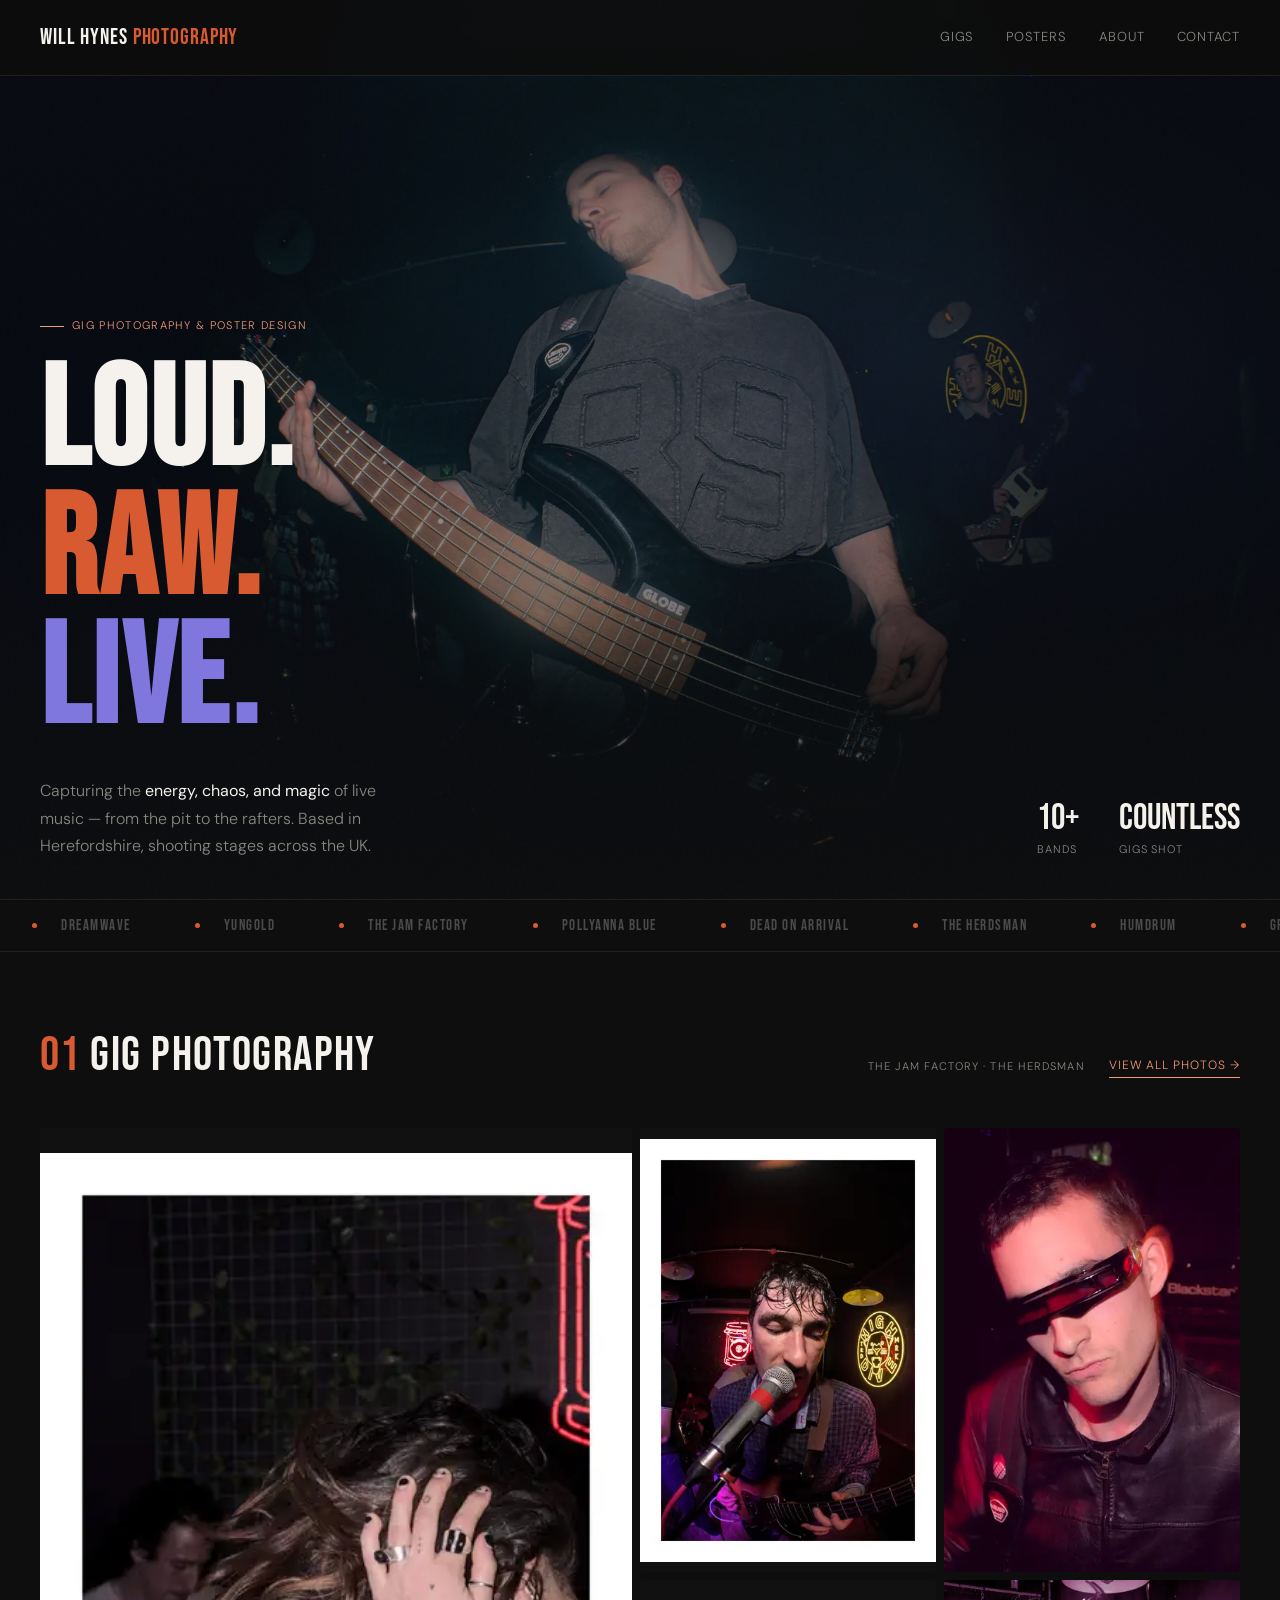
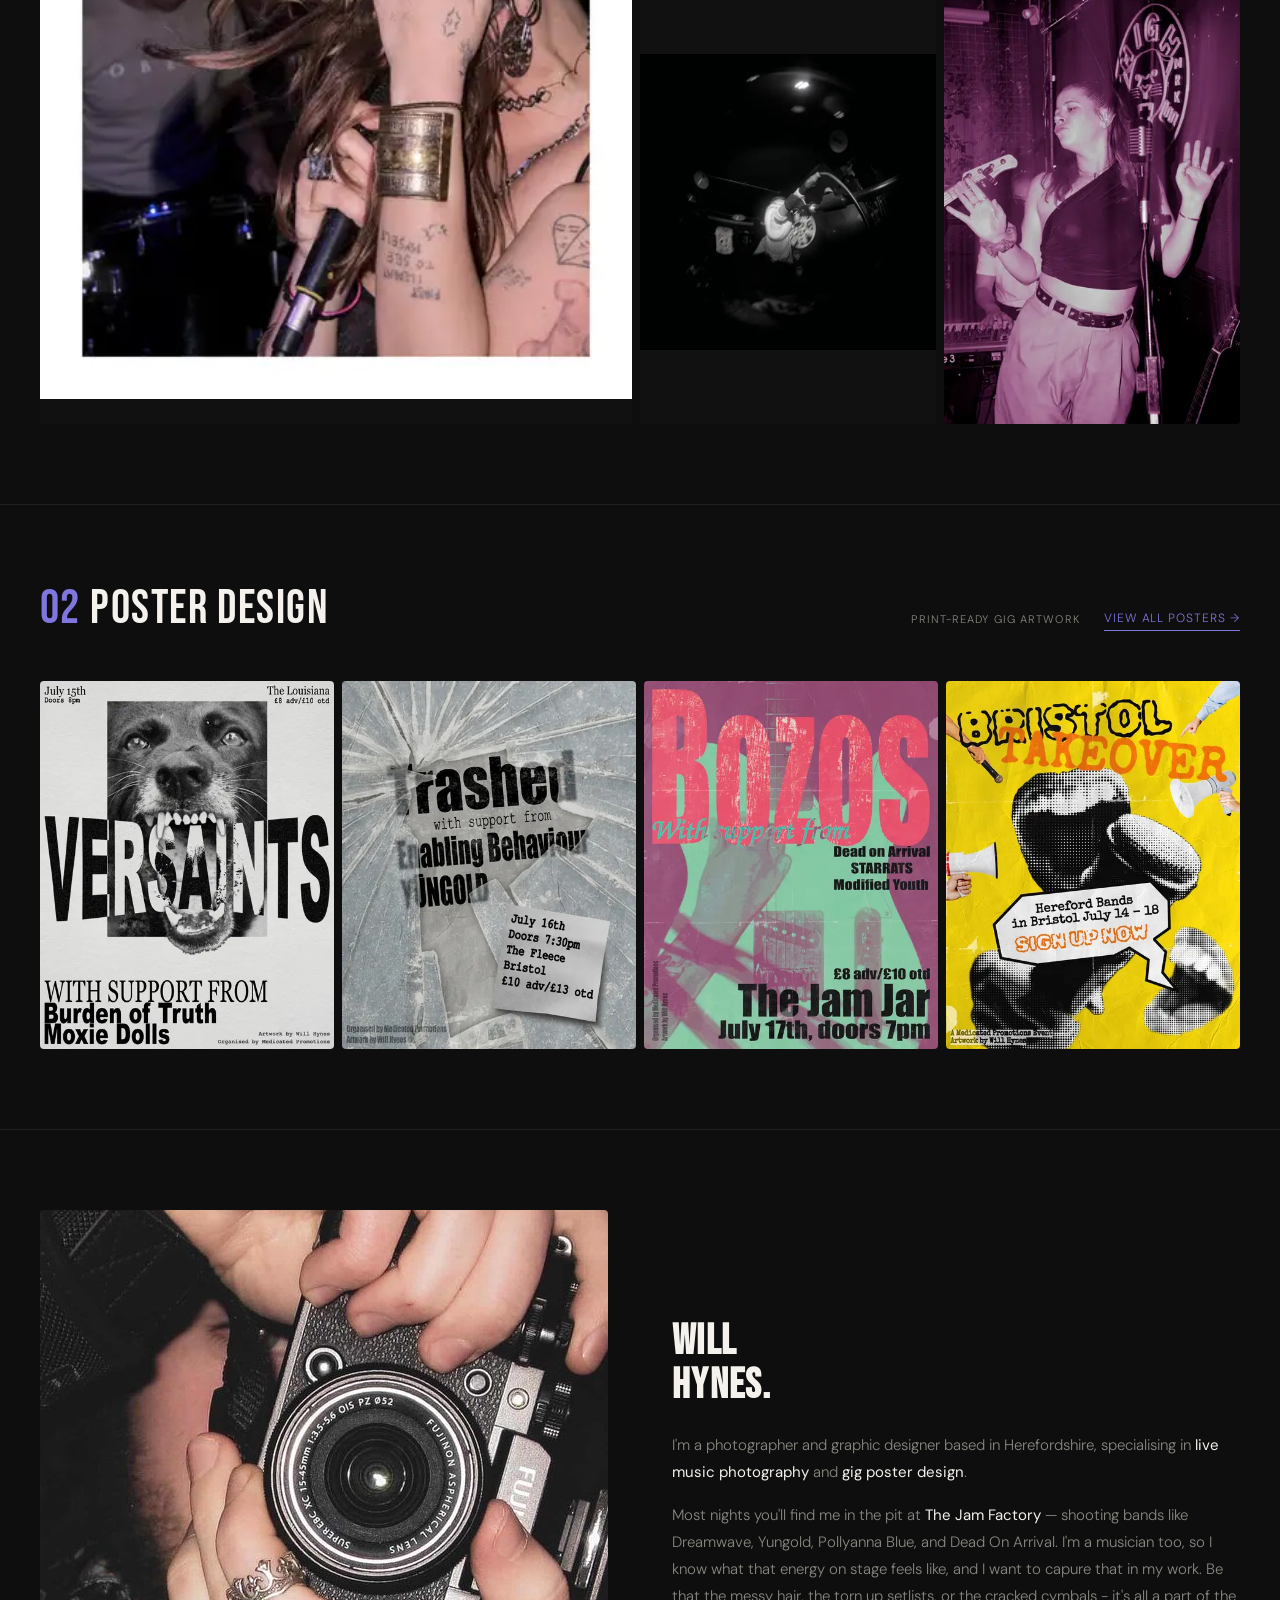
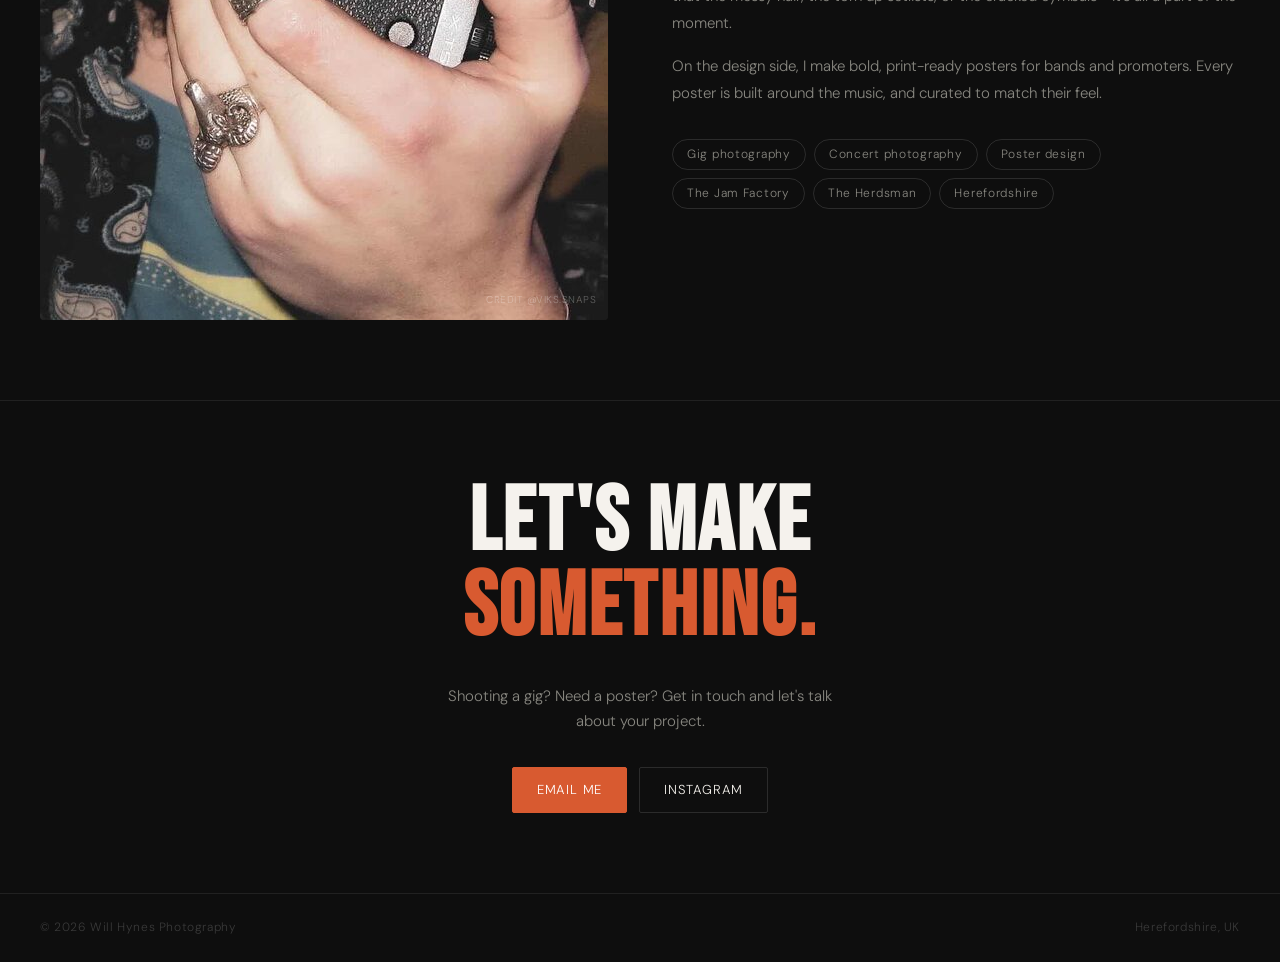
<file: index.html>
<!doctype html>
<html lang="en">
  <head>
    <meta charset="UTF-8" />
    <meta name="viewport" content="width=device-width, initial-scale=1.0" />
    <title>Will Hynes Photography</title>
    <link rel="preconnect" href="https://fonts.googleapis.com" />
    <link rel="preconnect" href="https://fonts.gstatic.com" crossorigin />
    <link
      href="https://fonts.googleapis.com/css2?family=Bebas+Neue&family=DM+Sans:ital,wght@0,300;0,400;0,500;1,300&display=swap"
      rel="stylesheet"
    />
    <link rel="preload" href="site_data.json" as="fetch" crossorigin />
    <script src="js/main.js"></script>
    <script src="js/lightbox.js"></script>
    <style>
      *,
      *::before,
      *::after {
        box-sizing: border-box;
        margin: 0;
        padding: 0;
      }

      :root {
        --coral: #d85a30;
        --coral-light: #f0997b;
        --coral-pale: #faece7;
        --purple: #7f77dd;
        --purple-deep: #3c3489;
        --purple-pale: #eeedfe;
        --off-black: #0e0e0e;
        --off-white: #f5f2ed;
        --mid: #888780;
        --font-display: "Bebas Neue", sans-serif;
        --font-body: "DM Sans", sans-serif;
      }

      html {
        scroll-behavior: smooth;
      }

      body {
        background: var(--off-black);
        color: var(--off-white);
        font-family: var(--font-body);
        font-weight: 300;
        line-height: 1.6;
        overflow-x: hidden;
      }

      /* ── NAV ── */
      nav {
        position: fixed;
        top: 0;
        left: 0;
        right: 0;
        z-index: 100;
        display: flex;
        align-items: center;
        justify-content: space-between;
        padding: 1.25rem 2.5rem;
        border-bottom: 0.5px solid rgba(255, 255, 255, 0.08);
        background: rgba(14, 14, 14, 0.85);
        backdrop-filter: blur(12px);
      }
      .nav-logo {
        font-family: var(--font-display);
        font-size: 22px;
        letter-spacing: 0.04em;
        color: var(--off-white);
        text-decoration: none;
      }
      .nav-logo span {
        color: var(--coral);
      }
      .nav-links {
        display: flex;
        gap: 2rem;
      }
      .nav-links a {
        font-size: 13px;
        color: var(--mid);
        text-decoration: none;
        letter-spacing: 0.06em;
        text-transform: uppercase;
        transition: color 0.2s;
      }
      .nav-links a:hover {
        color: var(--off-white);
      }
      /* ── HERO ── */
      .hero {
        min-height: 100vh;
        display: flex;
        flex-direction: column;
        justify-content: flex-end;
        padding: 2.5rem;
        padding-top: 100px;
        position: relative;
        overflow: hidden;
        border-bottom: 0.5px solid rgba(255, 255, 255, 0.08);
      }

      /* ── HERO SLIDESHOW ── */
      .hero-bg {
        position: absolute;
        inset: 0;
        overflow: hidden;
      }
      .hero-slide {
        position: absolute;
        inset: 0;
        background-size: cover;
        background-position: center;
        opacity: 0;
        transition: opacity 1.2s ease;
      }
      .hero-slide.active {
        opacity: 1;
      }
      /* dark overlay so text stays readable */
      .hero-slide::after {
        content: "";
        position: absolute;
        inset: 0;
        background:
          linear-gradient(
            to top,
            rgba(14, 14, 14, 0.85) 0%,
            rgba(14, 14, 14, 0.4) 50%,
            rgba(14, 14, 14, 0.55) 100%
          ),
          radial-gradient(
            ellipse 60% 50% at 70% 40%,
            rgba(127, 119, 221, 0.12) 0%,
            transparent 70%
          );
      }
      /* grain */
      .hero-grain {
        position: absolute;
        inset: 0;
        z-index: 1;
        pointer-events: none;
        background-image: url("data:image/svg+xml,%3Csvg viewBox='0 0 256 256' xmlns='http://www.w3.org/2000/svg'%3E%3Cfilter id='noise'%3E%3CfeTurbulence type='fractalNoise' baseFrequency='0.9' numOctaves='4' stitchTiles='stitch'/%3E%3C/filter%3E%3Crect width='100%25' height='100%25' filter='url(%23noise)' opacity='0.04'/%3E%3C/svg%3E");
        opacity: 0.35;
      }
      /* fallback if no images found */
      .hero-bg-fallback {
        position: absolute;
        inset: 0;
        background:
          radial-gradient(
            ellipse 60% 50% at 70% 40%,
            rgba(127, 119, 221, 0.18) 0%,
            transparent 70%
          ),
          radial-gradient(
            ellipse 40% 60% at 20% 80%,
            rgba(216, 90, 48, 0.12) 0%,
            transparent 60%
          ),
          var(--off-black);
      }

      .hero-content {
        position: relative;
        z-index: 2;
      }

      .hero-tag {
        display: inline-flex;
        align-items: center;
        gap: 8px;
        font-size: 11px;
        letter-spacing: 0.12em;
        text-transform: uppercase;
        color: var(--coral-light);
        margin-bottom: 1.5rem;
      }
      .hero-tag::before {
        content: "";
        display: block;
        width: 24px;
        height: 1px;
        background: var(--coral-light);
      }

      h1 {
        font-family: var(--font-display);
        font-size: clamp(72px, 12vw, 140px);
        line-height: 0.92;
        letter-spacing: 0.02em;
        margin-bottom: 2rem;
      }
      h1 .accent {
        color: var(--coral);
      }
      h1 .accent-purple {
        color: var(--purple);
      }

      .hero-bottom {
        display: flex;
        align-items: flex-end;
        justify-content: space-between;
        gap: 2rem;
        flex-wrap: wrap;
      }
      .hero-desc {
        font-size: 16px;
        color: var(--mid);
        max-width: 380px;
        line-height: 1.7;
      }
      .hero-desc strong {
        color: var(--off-white);
        font-weight: 400;
      }

      .hero-stats {
        display: flex;
        gap: 2.5rem;
      }
      .stat-num {
        font-family: var(--font-display);
        font-size: 36px;
        color: var(--off-white);
        line-height: 1;
      }
      .stat-label {
        font-size: 11px;
        color: var(--mid);
        letter-spacing: 0.08em;
        text-transform: uppercase;
        margin-top: 4px;
      }

      .scroll-hint {
        position: absolute;
        bottom: 2rem;
        right: 2.5rem;
        font-size: 11px;
        letter-spacing: 0.1em;
        text-transform: uppercase;
        color: rgba(255, 255, 255, 0.2);
        writing-mode: vertical-rl;
        z-index: 2;
      }

      /* ── BANDS TICKER ── */
      .ticker {
        border-bottom: 0.5px solid rgba(255, 255, 255, 0.08);
        overflow: hidden;
        padding: 0.85rem 0;
        background: var(--off-black);
      }
      .ticker-track {
        display: flex;
        gap: 0;
        animation: ticker 20s linear infinite;
        width: max-content;
      }
      .ticker-track:hover {
        animation-play-state: paused;
      }
      .ticker-item {
        display: inline-flex;
        align-items: center;
        gap: 1.5rem;
        padding: 0 2rem;
        font-family: var(--font-display);
        font-size: 15px;
        letter-spacing: 0.1em;
        color: rgba(255, 255, 255, 0.25);
        white-space: nowrap;
      }
      .ticker-dot {
        width: 5px;
        height: 5px;
        border-radius: 50%;
        background: var(--coral);
        flex-shrink: 0;
      }
      @keyframes ticker {
        0% {
          transform: translateX(0);
        }
        100% {
          transform: translateX(-50%);
        }
      }

      /* ── SECTION SHARED ── */
      section {
        padding: 5rem 2.5rem;
        border-bottom: 0.5px solid rgba(255, 255, 255, 0.08);
      }
      .section-header {
        display: flex;
        align-items: baseline;
        justify-content: space-between;
        margin-bottom: 3rem;
        flex-wrap: wrap;
        gap: 1rem;
      }
      .section-title {
        font-family: var(--font-display);
        font-size: 48px;
        letter-spacing: 0.03em;
        line-height: 1;
      }
      .section-title .coral {
        color: var(--coral);
      }
      .section-title .purple {
        color: var(--purple);
      }
      .section-index {
        font-size: 11px;
        color: var(--mid);
        letter-spacing: 0.1em;
        text-transform: uppercase;
      }

      /* ── PHOTOGRAPHY ── */
      .photo-grid {
        display: grid;
        grid-template-columns: 2fr 1fr 1fr;
        grid-template-rows: auto auto;
        gap: 8px;
      }
      .photo-item {
        background: #1a1a1a;
        border-radius: 4px;
        overflow: hidden;
        position: relative;
      }
      .photo-item.featured {
        grid-row: span 2;
      }
      .photo-fill {
        width: 100%;
        height: 100%;
        min-height: 160px;
        display: flex;
        flex-direction: column;
        align-items: center;
        justify-content: center;
        gap: 10px;
      }
      .photo-fill.tall {
        min-height: 340px;
      }
      .photo-icon {
        width: 32px;
        height: 32px;
        opacity: 0.25;
      }
      .photo-fill span {
        font-size: 11px;
        color: rgba(255, 255, 255, 0.2);
        letter-spacing: 0.08em;
        text-transform: uppercase;
      }
      .photo-overlay {
        position: absolute;
        inset: 0;
        background: linear-gradient(
          to top,
          rgba(14, 14, 14, 0.8) 0%,
          transparent 50%
        );
        display: flex;
        flex-direction: column;
        justify-content: flex-end;
        padding: 1rem;
        opacity: 0;
        transition: opacity 0.25s;
      }
      .photo-item:hover .photo-overlay {
        opacity: 1;
      }
      .photo-overlay-title {
        font-size: 14px;
        font-weight: 500;
      }
      .photo-overlay-sub {
        font-size: 12px;
        color: var(--mid);
      }

      /* Tinted placeholder backgrounds */
      .tint-a {
        background: #1a1016;
      }
      .tint-b {
        background: #0f1020;
      }
      .tint-c {
        background: #141410;
      }
      .tint-d {
        background: #1a1412;
      }
      .tint-e {
        background: #0e1318;
      }

      /* ── POSTERS ── */
      .poster-grid {
        display: grid;
        grid-template-columns: repeat(4, 1fr);
        gap: 8px;
      }
      .poster-item {
        border-radius: 4px;
        overflow: hidden;
        position: relative;
        cursor: pointer;
      }
      .poster-fill {
        aspect-ratio: 4/5;
        display: flex;
        flex-direction: column;
        align-items: center;
        justify-content: center;
        gap: 8px;
        position: relative;
      }
      .poster-inner {
        text-align: center;
        z-index: 1;
        position: relative;
      }
      .poster-band {
        font-family: var(--font-display);
        font-size: 20px;
        letter-spacing: 0.06em;
        line-height: 1.1;
      }
      .poster-venue {
        font-size: 10px;
        letter-spacing: 0.1em;
        text-transform: uppercase;
        margin-top: 6px;
        opacity: 0.6;
      }
      .poster-date {
        font-size: 11px;
        margin-top: 4px;
        opacity: 0.45;
      }
      .poster-lines {
        position: absolute;
        inset: 0;
        display: flex;
        flex-direction: column;
        justify-content: space-between;
        padding: 12px;
        opacity: 0.07;
      }
      .h-line {
        height: 0.5px;
        background: currentColor;
      }

      /* ── ABOUT ── */
      .about-inner {
        display: grid;
        grid-template-columns: 1fr 1fr;
        gap: 4rem;
        align-items: center;
      }
      .about-visual {
        aspect-ratio: 4/5;
        background: #1a1a1a;
        border-radius: 4px;
        display: flex;
        align-items: center;
        justify-content: center;
        position: relative;
        overflow: hidden;
      }
      .about-visual::before {
        content: "";
        position: absolute;
        inset: 0;
        background: radial-gradient(
          ellipse at 30% 60%,
          rgba(127, 119, 221, 0.15),
          transparent 60%
        );
      }
      .about-placeholder {
        font-size: 12px;
        color: rgba(255, 255, 255, 0.15);
        letter-spacing: 0.1em;
        text-transform: uppercase;
        position: relative;
        z-index: 1;
      }
      .photo-credit {
        position: absolute;
        bottom: 12px;
        right: 12px;
        font-size: 10px;
        color: rgba(255, 255, 255, 0.3);
        letter-spacing: 0.05em;
        text-transform: uppercase;
        z-index: 2;
      }
      .about-text h2 {
        font-family: var(--font-display);
        font-size: 42px;
        line-height: 1.05;
        margin-bottom: 1.5rem;
        letter-spacing: 0.03em;
      }
      .about-text p {
        font-size: 15px;
        color: var(--mid);
        line-height: 1.8;
        margin-bottom: 1rem;
      }
      .about-text p strong {
        color: var(--off-white);
        font-weight: 400;
      }
      .tags {
        display: flex;
        gap: 8px;
        flex-wrap: wrap;
        margin-top: 2rem;
      }
      .tag {
        font-size: 12px;
        letter-spacing: 0.06em;
        padding: 5px 14px;
        border: 0.5px solid rgba(255, 255, 255, 0.12);
        border-radius: 999px;
        color: var(--mid);
      }

      /* ── CONTACT ── */
      .contact-inner {
        display: flex;
        flex-direction: column;
        align-items: center;
        text-align: center;
        gap: 2rem;
      }
      .contact-inner h2 {
        font-family: var(--font-display);
        font-size: clamp(48px, 8vw, 90px);
        letter-spacing: 0.03em;
        line-height: 0.95;
      }
      .contact-inner h2 span {
        color: var(--coral);
      }
      .contact-sub {
        font-size: 15px;
        color: var(--mid);
        max-width: 400px;
        line-height: 1.7;
      }
      .contact-links {
        display: flex;
        gap: 12px;
        flex-wrap: wrap;
        justify-content: center;
      }
      .contact-link {
        display: inline-flex;
        align-items: center;
        gap: 8px;
        padding: 12px 24px;
        border: 0.5px solid rgba(255, 255, 255, 0.12);
        border-radius: 2px;
        font-size: 13px;
        color: var(--off-white);
        text-decoration: none;
        letter-spacing: 0.06em;
        text-transform: uppercase;
        transition:
          border-color 0.2s,
          color 0.2s;
      }
      .contact-link:hover {
        border-color: var(--coral);
        color: var(--coral);
      }
      .contact-link.primary {
        background: var(--coral);
        border-color: var(--coral);
        color: #fff;
      }
      .contact-link.primary:hover {
        background: #c04e26;
        border-color: #c04e26;
        color: #fff;
      }

      /* ── FOOTER ── */
      footer {
        padding: 1.5rem 2.5rem;
        display: flex;
        align-items: center;
        justify-content: space-between;
        font-size: 12px;
        color: rgba(255, 255, 255, 0.18);
        letter-spacing: 0.05em;
        flex-wrap: wrap;
        gap: 0.5rem;
      }

      /* ── ANIMATIONS ── */
      .fade-up {
        opacity: 0;
        transform: translateY(24px);
        transition:
          opacity 0.7s ease,
          transform 0.7s ease;
      }
      .fade-up.visible {
        opacity: 1;
        transform: translateY(0);
      }

      @media (max-width: 700px) {
        .photo-grid {
          grid-template-columns: 1fr;
        }
        .poster-grid {
          grid-template-columns: repeat(2, 1fr);
        }
        .about-inner {
          grid-template-columns: 1fr;
        }
        .photo-item.featured {
          grid-row: span 1;
        }
        nav {
          padding: 1rem 1.25rem;
        }
        .nav-links {
          gap: 1.25rem;
        }
        section {
          padding: 3.5rem 1.25rem;
        }
        .hero {
          padding: 1.25rem;
          padding-top: 80px;
        }
        h1 {
          font-size: 64px;
        }
      }
    </style>
  </head>
  <body>
    <!-- NAV -->
    <nav>
      <a href="#" class="nav-logo">Will Hynes <span>Photography</span></a>
      <div class="nav-links">
        <a href="#photography">Gigs</a>
        <a href="will_hynes_posters.html">Posters</a>
        <a href="#about">About</a>
        <a href="#contact">Contact</a>
      </div>
    </nav>

    <!-- HERO -->
    <div class="hero">
      <div class="hero-bg">
        <div class="hero-bg-fallback"></div>
        <!-- slides injected by JS from media/ folder -->
        <div class="hero-grain"></div>
      </div>
      <div class="hero-content">
        <div class="hero-tag">Gig photography & poster design</div>
        <h1>
          LOUD.<br />
          <span class="accent">RAW.</span><br />
          <span class="accent-purple">LIVE.</span>
        </h1>
        <div class="hero-bottom">
          <p class="hero-desc">
            Capturing the <strong>energy, chaos, and magic</strong> of live
            music — from the pit to the rafters. Based in Herefordshire,
            shooting stages across the UK.
          </p>
          <div class="hero-stats">
            <div>
              <div class="stat-num">10+</div>
              <div class="stat-label">Bands</div>
            </div>
            <div>
              <div class="stat-num">Countless</div>
              <div class="stat-label">Gigs shot</div>
            </div>
          </div>
        </div>
      </div>
    </div>

    <!-- TICKER -->
    <div class="ticker">
      <div class="ticker-track">
        <span class="ticker-item"
          ><span class="ticker-dot"></span>Dreamwave</span
        >
        <span class="ticker-item"><span class="ticker-dot"></span>Yungold</span>
        <span class="ticker-item"
          ><span class="ticker-dot"></span>The Jam Factory</span
        >
        <span class="ticker-item"
          ><span class="ticker-dot"></span>Pollyanna Blue</span
        >
        <span class="ticker-item"
          ><span class="ticker-dot"></span>Dead On Arrival</span
        >
        <span class="ticker-item"
          ><span class="ticker-dot"></span>The Herdsman</span
        >
        <span class="ticker-item"><span class="ticker-dot"></span>Humdrum</span>
        <span class="ticker-item"
          ><span class="ticker-dot"></span>Gray Space</span
        >
        <span class="ticker-item"><span class="ticker-dot"></span>Lumora</span>
        <span class="ticker-item"
          ><span class="ticker-dot"></span>The Makings</span
        >
        <span class="ticker-item"><span class="ticker-dot"></span>Since</span>
        <span class="ticker-item"
          ><span class="ticker-dot"></span>Versaints</span
        >
        <span class="ticker-item"
          ><span class="ticker-dot"></span>Dreamwave</span
        >
        <span class="ticker-item"><span class="ticker-dot"></span>Yungold</span>
        <span class="ticker-item"
          ><span class="ticker-dot"></span>The Jam Factory</span
        >
        <span class="ticker-item"
          ><span class="ticker-dot"></span>Pollyanna Blue</span
        >
        <span class="ticker-item"
          ><span class="ticker-dot"></span>Dead On Arrival</span
        >
        <span class="ticker-item"
          ><span class="ticker-dot"></span>The Herdsman</span
        >
        <span class="ticker-item"><span class="ticker-dot"></span>Humdrum</span>
        <span class="ticker-item"
          ><span class="ticker-dot"></span>Gray Space</span
        >
        <span class="ticker-item"><span class="ticker-dot"></span>Lumora</span>
        <span class="ticker-item"
          ><span class="ticker-dot"></span>The Makings</span
        >
        <span class="ticker-item"><span class="ticker-dot"></span>Since</span>
        <span class="ticker-item"
          ><span class="ticker-dot"></span>Versaints</span
        >
      </div>
    </div>

    <!-- PHOTOGRAPHY -->
    <section id="photography" class="fade-up">
      <div class="section-header">
        <div class="section-title">
          <span class="coral">01</span> Gig photography
        </div>
        <div
          style="
            display: flex;
            align-items: center;
            gap: 1.5rem;
            flex-wrap: wrap;
          "
        >
          <div class="section-index">The Jam Factory · The Herdsman</div>
          <a
            href="will_hynes_gallery.html"
            style="
              font-size: 12px;
              letter-spacing: 0.08em;
              text-transform: uppercase;
              color: var(--coral-light);
              text-decoration: none;
              border-bottom: 0.5px solid var(--coral-light);
              padding-bottom: 1px;
            "
            >View all photos →</a
          >
        </div>
      </div>
      <div id="featured-photo-grid" class="photo-grid">
        <!-- Dynamically populated -->
      </div>
    </section>

    <!-- POSTERS -->
    <section id="posters" class="fade-up">
      <div class="section-header">
        <div class="section-title">
          <span class="purple">02</span> Poster design
        </div>
        <div
          style="
            display: flex;
            align-items: center;
            gap: 1.5rem;
            flex-wrap: wrap;
          "
        >
          <div class="section-index">Print-ready gig artwork</div>
          <a
            href="will_hynes_posters.html"
            style="
              font-size: 12px;
              letter-spacing: 0.08em;
              text-transform: uppercase;
              color: var(--purple);
              text-decoration: none;
              border-bottom: 0.5px solid var(--purple);
              padding-bottom: 1px;
            "
            >View all posters →</a
          >
        </div>
      </div>
      <div id="featured-poster-grid" class="poster-grid">
        <!-- Dynamically populated -->
      </div>
    </section>

    <!-- ABOUT -->
    <section id="about" class="fade-up">
      <div class="about-inner">
        <div class="about-visual">
          <div class="about-placeholder">
            <img
              src="media/optimized/pfp.jpg"
              alt="figure holding camera in infront of face, pointed at viewer"
            />
          </div>
          <div class="photo-credit">Credit @viks.snaps</div>
        </div>
        <div class="about-text">
          <h2>WILL<br />HYNES.</h2>
          <p>
            I'm a photographer and graphic designer based in Herefordshire,
            specialising in <strong>live music photography</strong> and
            <strong>gig poster design</strong>.
          </p>
          <p>
            Most nights you'll find me in the pit at
            <strong>The Jam Factory</strong> — shooting bands like Dreamwave,
            Yungold, Pollyanna Blue, and Dead On Arrival. I'm a musician too, so
            I know what that energy on stage feels like, and I want to capure
            that in my work. Be that the messy hair, the torn up setlists, or
            the cracked cymbals - it's all a part of the moment.
          </p>
          <p>
            On the design side, I make bold, print-ready posters for bands and
            promoters. Every poster is built around the music, and curated to
            match their feel.
          </p>
          <div class="tags">
            <span class="tag">Gig photography</span>
            <span class="tag">Concert photography</span>
            <span class="tag">Poster design</span>
            <span class="tag">The Jam Factory</span>
            <span class="tag">The Herdsman</span>
            <span class="tag">Herefordshire</span>
          </div>
        </div>
      </div>
    </section>

    <!-- CONTACT -->
    <section id="contact" class="fade-up">
      <div class="contact-inner">
        <h2>LET'S MAKE<br /><span>SOMETHING.</span></h2>
        <p class="contact-sub">
          Shooting a gig? Need a poster? Get in touch and let's talk about your
          project.
        </p>
        <div class="contact-links">
          <a class="contact-link primary" href="mailto:will@willhynes.com"
            >Email me</a
          >
          <a
            class="contact-link"
            href="https://instagram.com/will_hynes01"
            target="_blank"
            >Instagram</a
          >
        </div>
      </div>
    </section>

    <!-- FOOTER -->
    <footer>
      <span>© 2026 Will Hynes Photography</span>
      <span>Herefordshire, UK</span>
    </footer>

    <script>
      async function initHome() {
        const data = await portfolio.fetchSiteData();

        // ── FADE-IN OBSERVER ──
        portfolio.initFadeObserver();

        // ── HERO SLIDESHOW ──
        const heroImages = data ? data.heroImages : [];
        const heroBg = document.querySelector(".hero-bg");
        const grain = heroBg.querySelector(".hero-grain");
        let slides = [];
        let currentSlide = 0;
        let slideshowTimer = null;

        function buildSlideshow(images) {
          heroBg.querySelectorAll(".hero-slide").forEach((s) => s.remove());
          slides = [];
          if (!images.length) return;
          const shuffled = [...images].sort(() => Math.random() - 0.5);
          shuffled.forEach((src, i) => {
            const div = document.createElement("div");
            div.className = "hero-slide" + (i === 0 ? " active" : "");
            // Use optimized version for hero
            const optimizedSrc = portfolio.getOptimizedPath(src);
            div.style.backgroundImage = `url('${optimizedSrc}')`;
            heroBg.insertBefore(div, grain);
            slides.push(div);
          });
          currentSlide = 0;
          if (slideshowTimer) clearInterval(slideshowTimer);
          if (slides.length > 1) slideshowTimer = setInterval(nextSlide, 5000);
        }

        function nextSlide() {
          slides[currentSlide].classList.remove("active");
          currentSlide = (currentSlide + 1) % slides.length;
          slides[currentSlide].classList.add("active");
        }

        function filterLoadableImages(paths) {
          return Promise.all(
            paths.map(
              (p) =>
                new Promise((res) => {
                  const img = new Image();
                  const testSrc = portfolio.getOptimizedPath(p);
                  img.onload = () => res(p);
                  img.onerror = () => res(null);
                  img.src = testSrc;
                }),
            ),
          ).then((results) => results.filter(Boolean));
        }

        if (heroImages.length) {
          filterLoadableImages(heroImages).then((loaded) =>
            buildSlideshow(loaded),
          );
        }

        // ── DYNAMIC FEATURED GRIDS ──
        if (data) {
          // 1. Featured Photography (Random selection of 5 photos from across all bands)
          const photoGrid = document.getElementById("featured-photo-grid");
          const allPhotos = data.bands.flatMap((b) =>
            b.photos
              .filter((p) => p.src)
              .map((p) => ({ ...p, band: b.name, venue: b.venue })),
          );

          // Shuffle and take 5
          const featuredPhotos = allPhotos
            .sort(() => 0.5 - Math.random())
            .slice(0, 5);

          photoGrid.innerHTML = featuredPhotos
            .map(
              (p, idx) => `
        <div class="photo-item ${idx === 0 ? "featured" : ""}" onclick="openFeaturedLightbox(${idx})">
          <div class="photo-fill ${p.orientation === "portrait" ? "tall" : ""}">
            <img src="${portfolio.getThumbnailPath(p.src)}" alt="${p.band} live" loading="lazy" decoding="async" style="width:100%; height:100%; object-fit:contain; background:#111; display:block;">
          </div>
          <div class="photo-overlay">
            <div class="photo-overlay-title">${p.band}</div>
            <div class="photo-overlay-sub">${p.venue || "Live"}</div>
          </div>
        </div>
      `,
            )
            .join("");

          window.openFeaturedLightbox = (idx) => {
            const group = featuredPhotos.map((p) => ({
              src: portfolio.getOptimizedPath(p.src),
              title: `${p.band} · ${p.venue || "Live"}`,
            }));
            Lightbox.show(idx, group);
          };

          // 2. Featured Posters (Grab first 4)
          const posterGrid = document.getElementById("featured-poster-grid");
          const featuredPosters = data.posters.slice(0, 4);

          posterGrid.innerHTML = featuredPosters
            .map(
              (p, idx) => `
        <div class="poster-item" onclick="openPosterLightbox(${idx})">
          <div class="poster-fill" style="background: ${p.colorConfig?.bg || "#141414"}; color: ${p.colorConfig?.color || "#888"};">
            ${
              p.imagePath
                ? `<img src="${portfolio.getThumbnailPath(p.imagePath)}" alt="${p.title}" loading="lazy" decoding="async" style="width:100%; height:100%; object-fit:cover; display:block;">`
                : `
              <div class="poster-lines">
                <div class="h-line"></div><div class="h-line"></div><div class="h-line"></div>
                <div class="h-line"></div><div class="h-line"></div><div class="h-line"></div>
                <div class="h-line"></div><div class="h-line"></div>
              </div>
              <div class="poster-inner">
                <div class="poster-band">${p.band.replace(" ", "<br>")}</div>
                <div class="poster-venue">${p.venue}</div>
                <div class="poster-date">${p.date}</div>
              </div>
            `
            }
          </div>
        </div>
      `,
            )
            .join("");

          window.openPosterLightbox = (idx) => {
            const group = featuredPosters
              .filter((p) => p.imagePath)
              .map((p) => ({
                src: portfolio.getOptimizedPath(p.imagePath),
                title: `${p.title} · ${p.venue}`,
              }));
            const clickedPoster = featuredPosters[idx];
            const actualIdx = group.findIndex(
              (img) =>
                img.src === portfolio.getOptimizedPath(clickedPoster.imagePath),
            );
            if (actualIdx !== -1) Lightbox.show(actualIdx, group);
          };
        }
      }

      initHome();
    </script>
  </body>
</html>
</file>
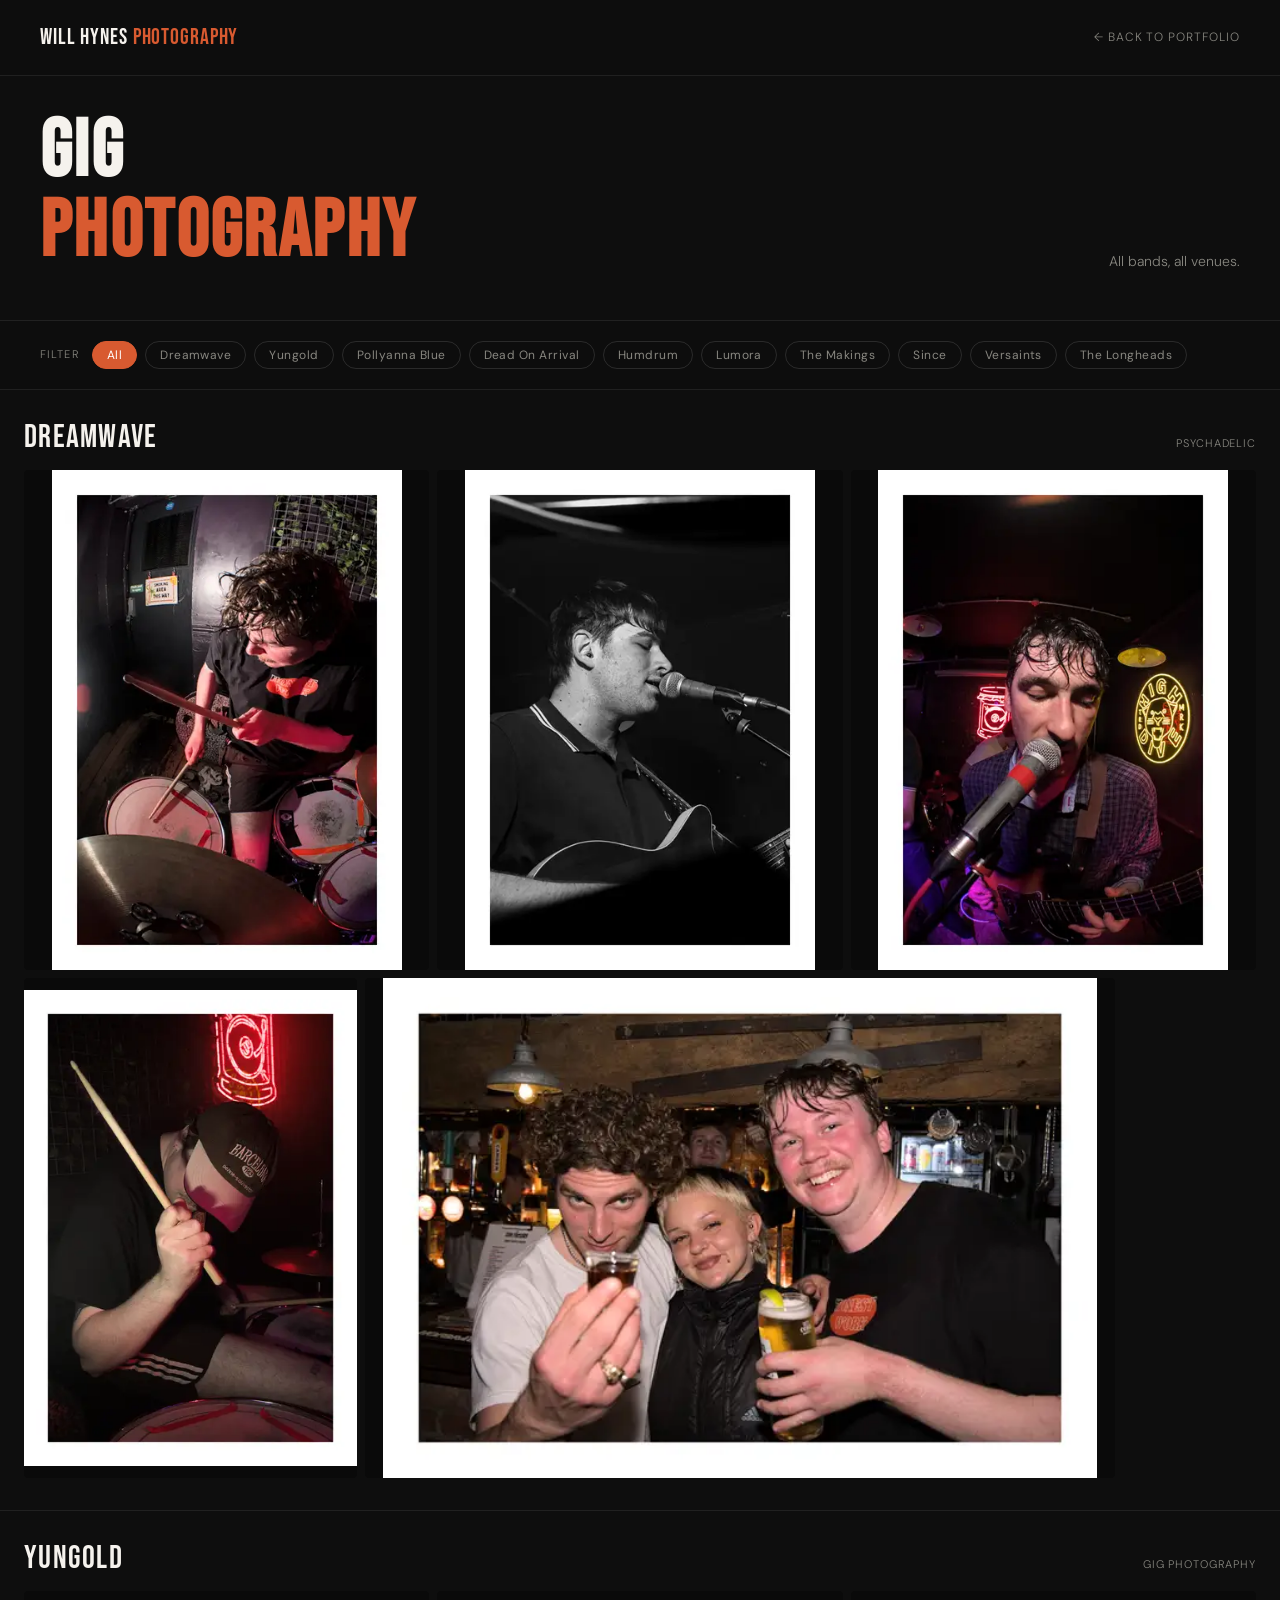
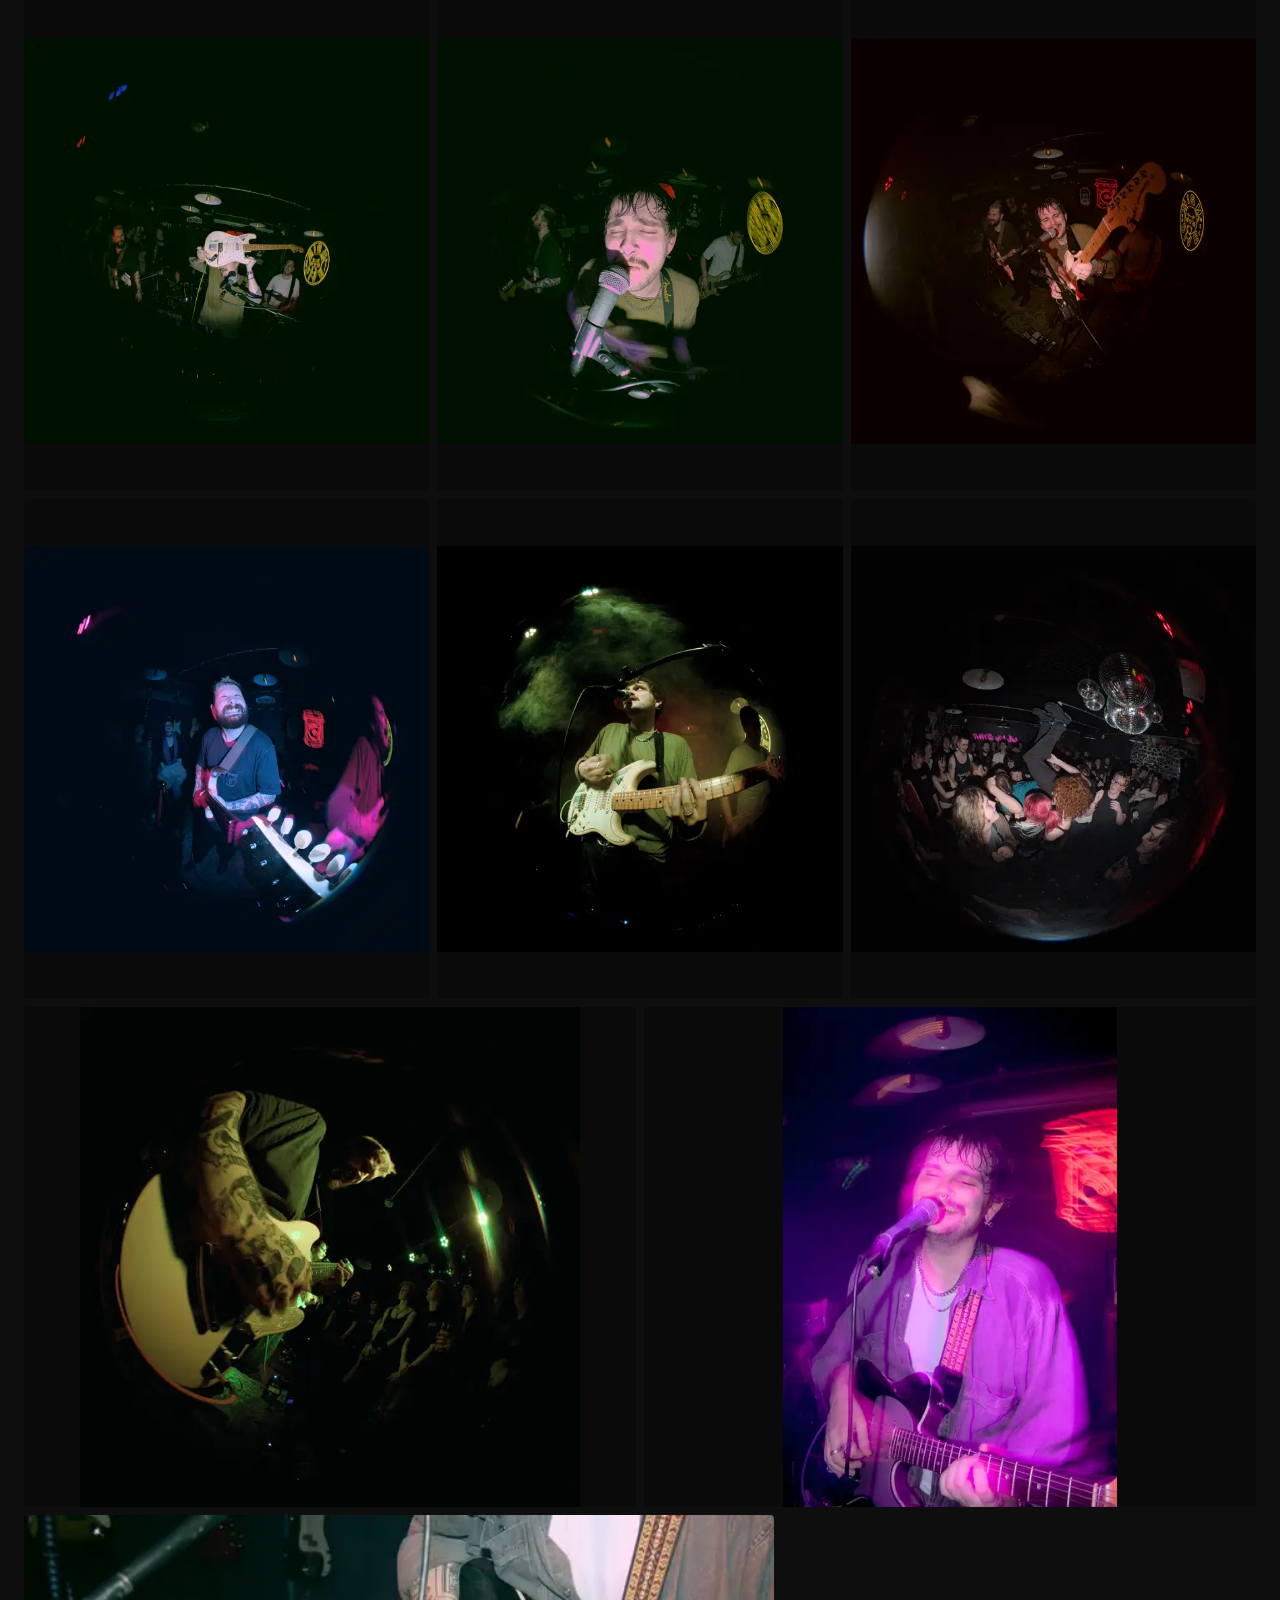
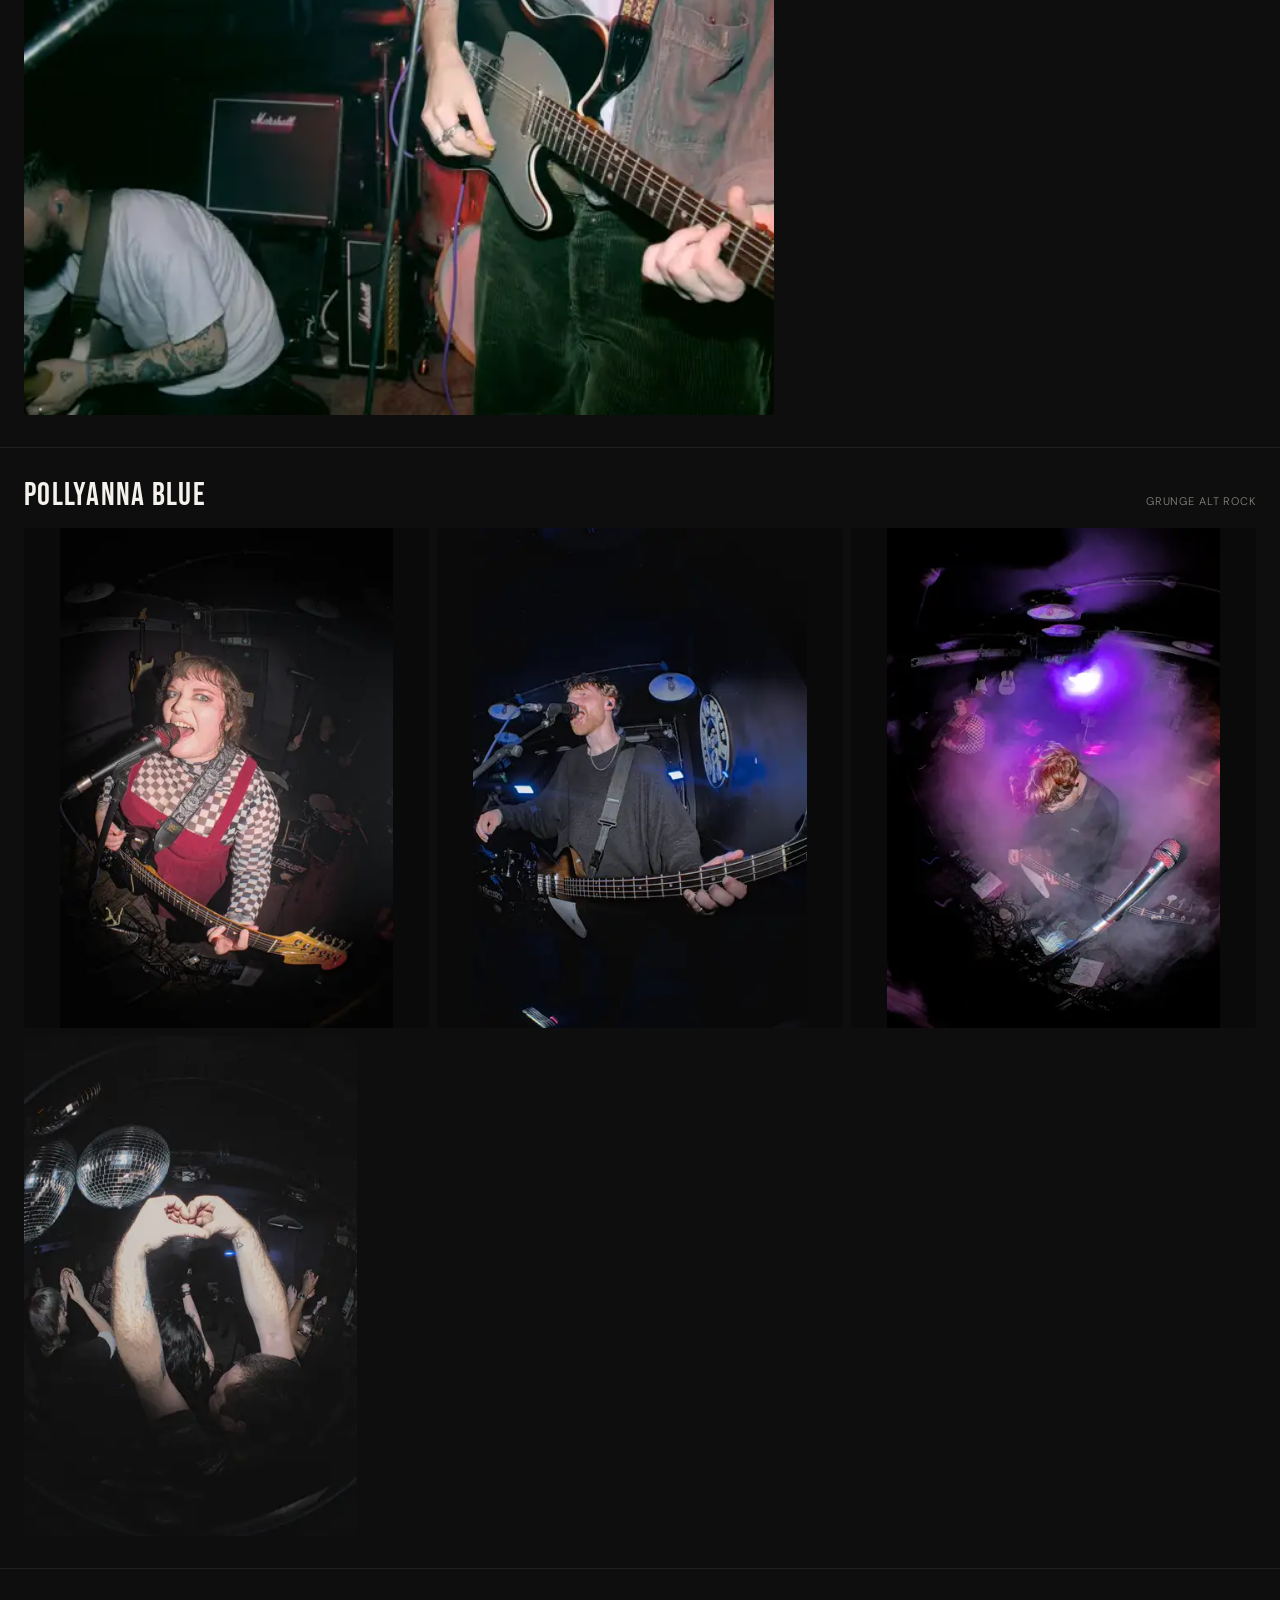
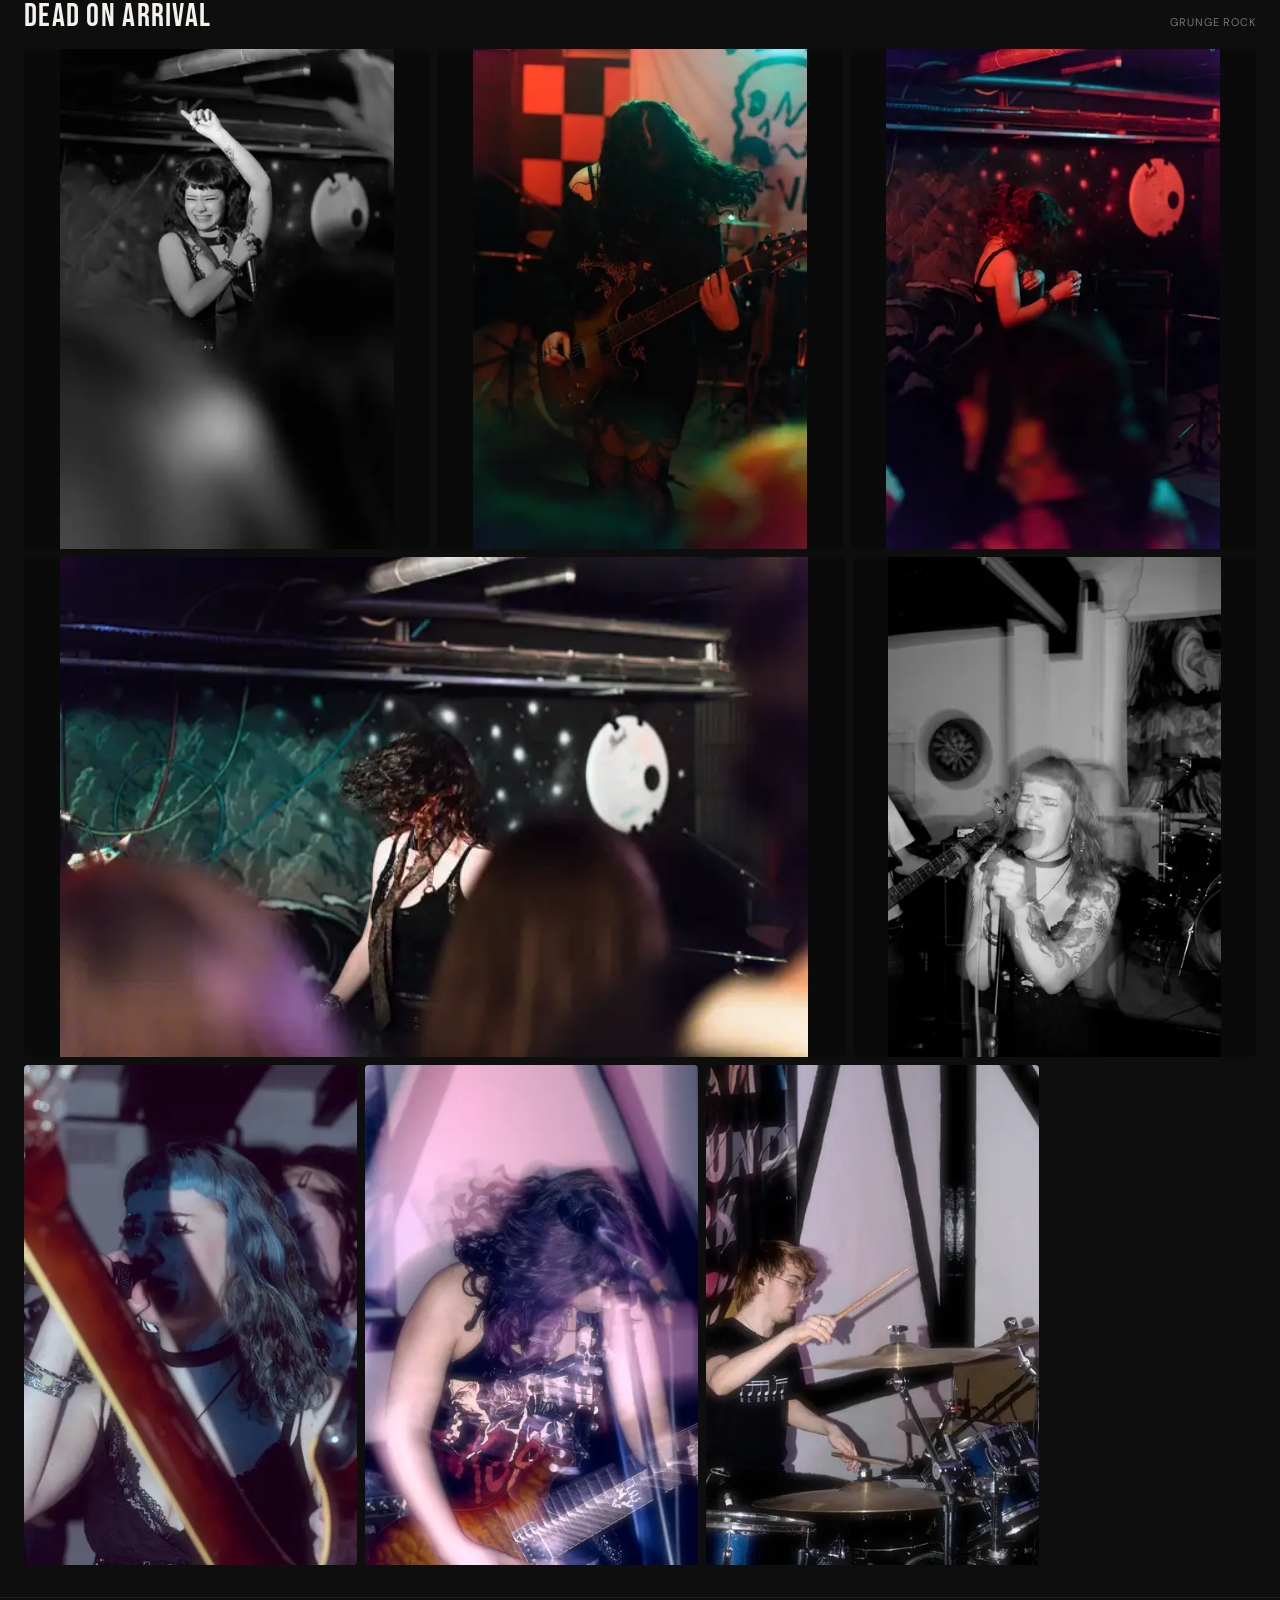
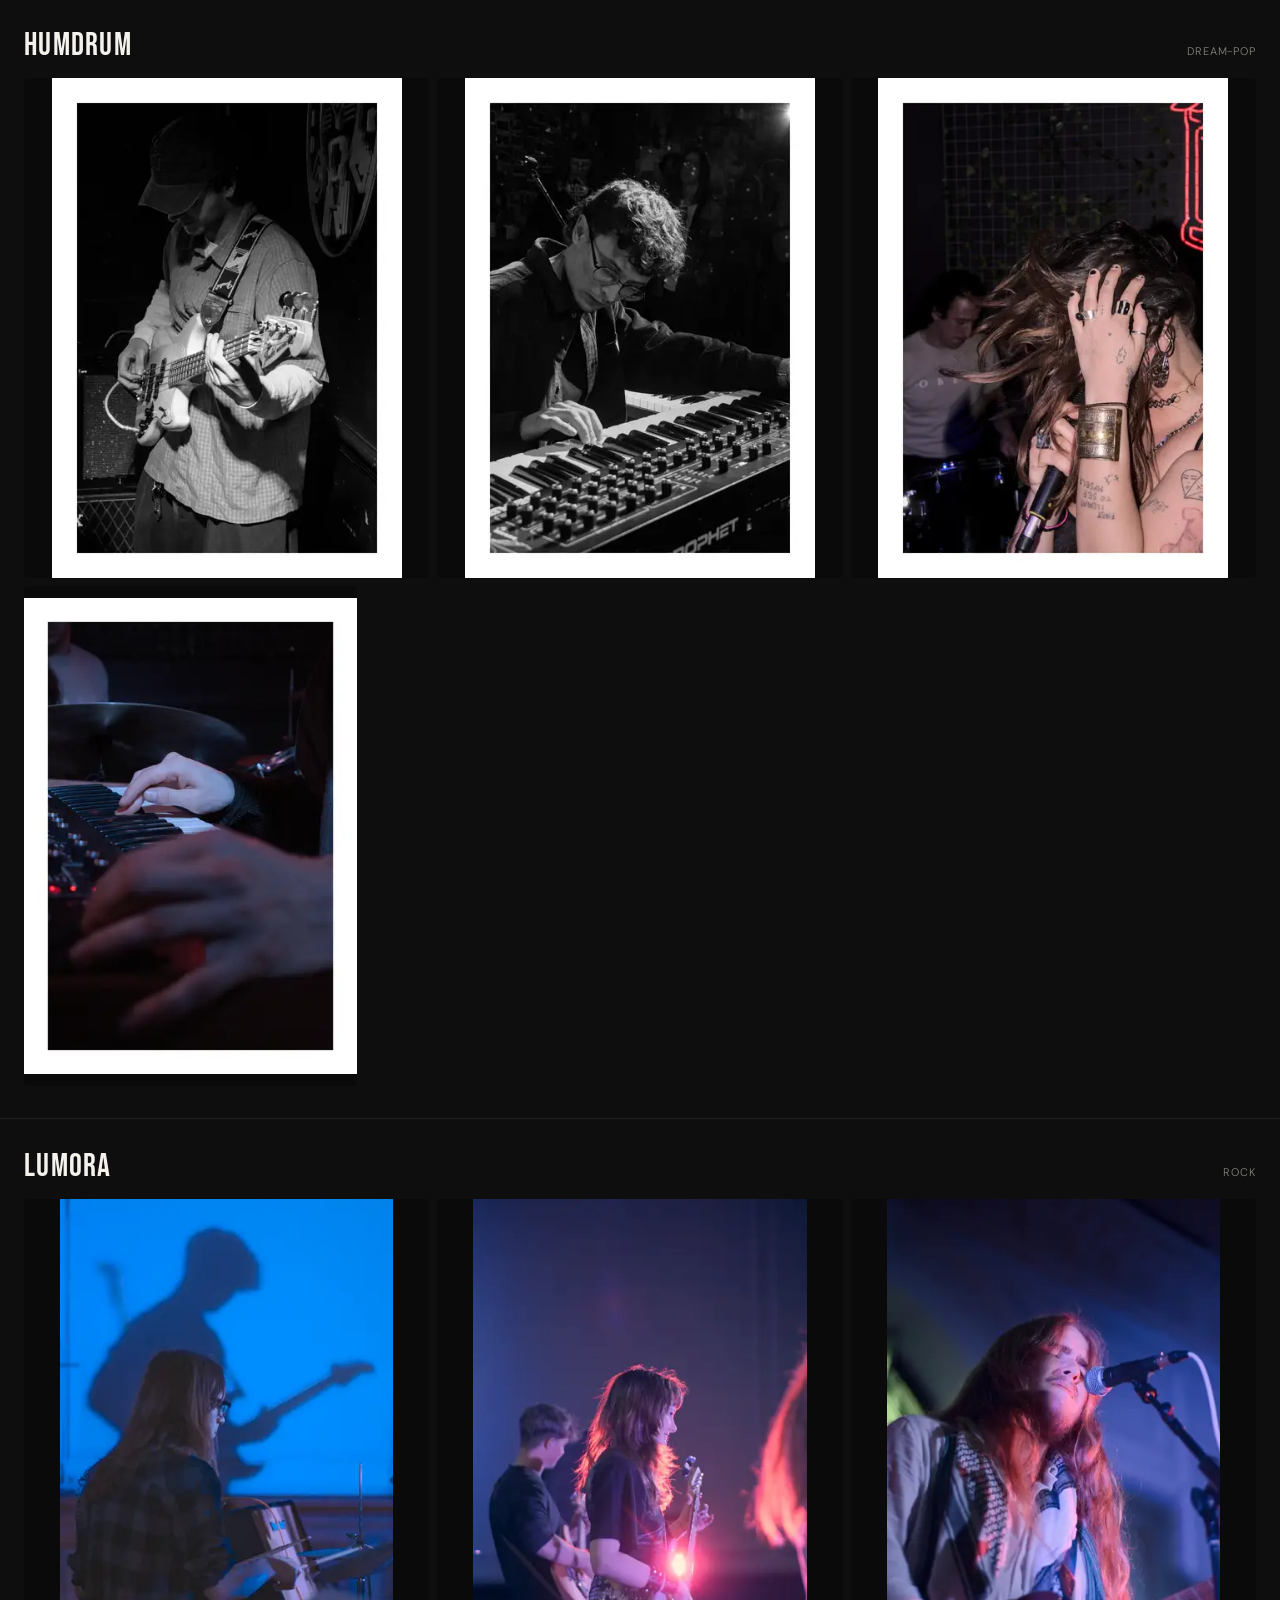
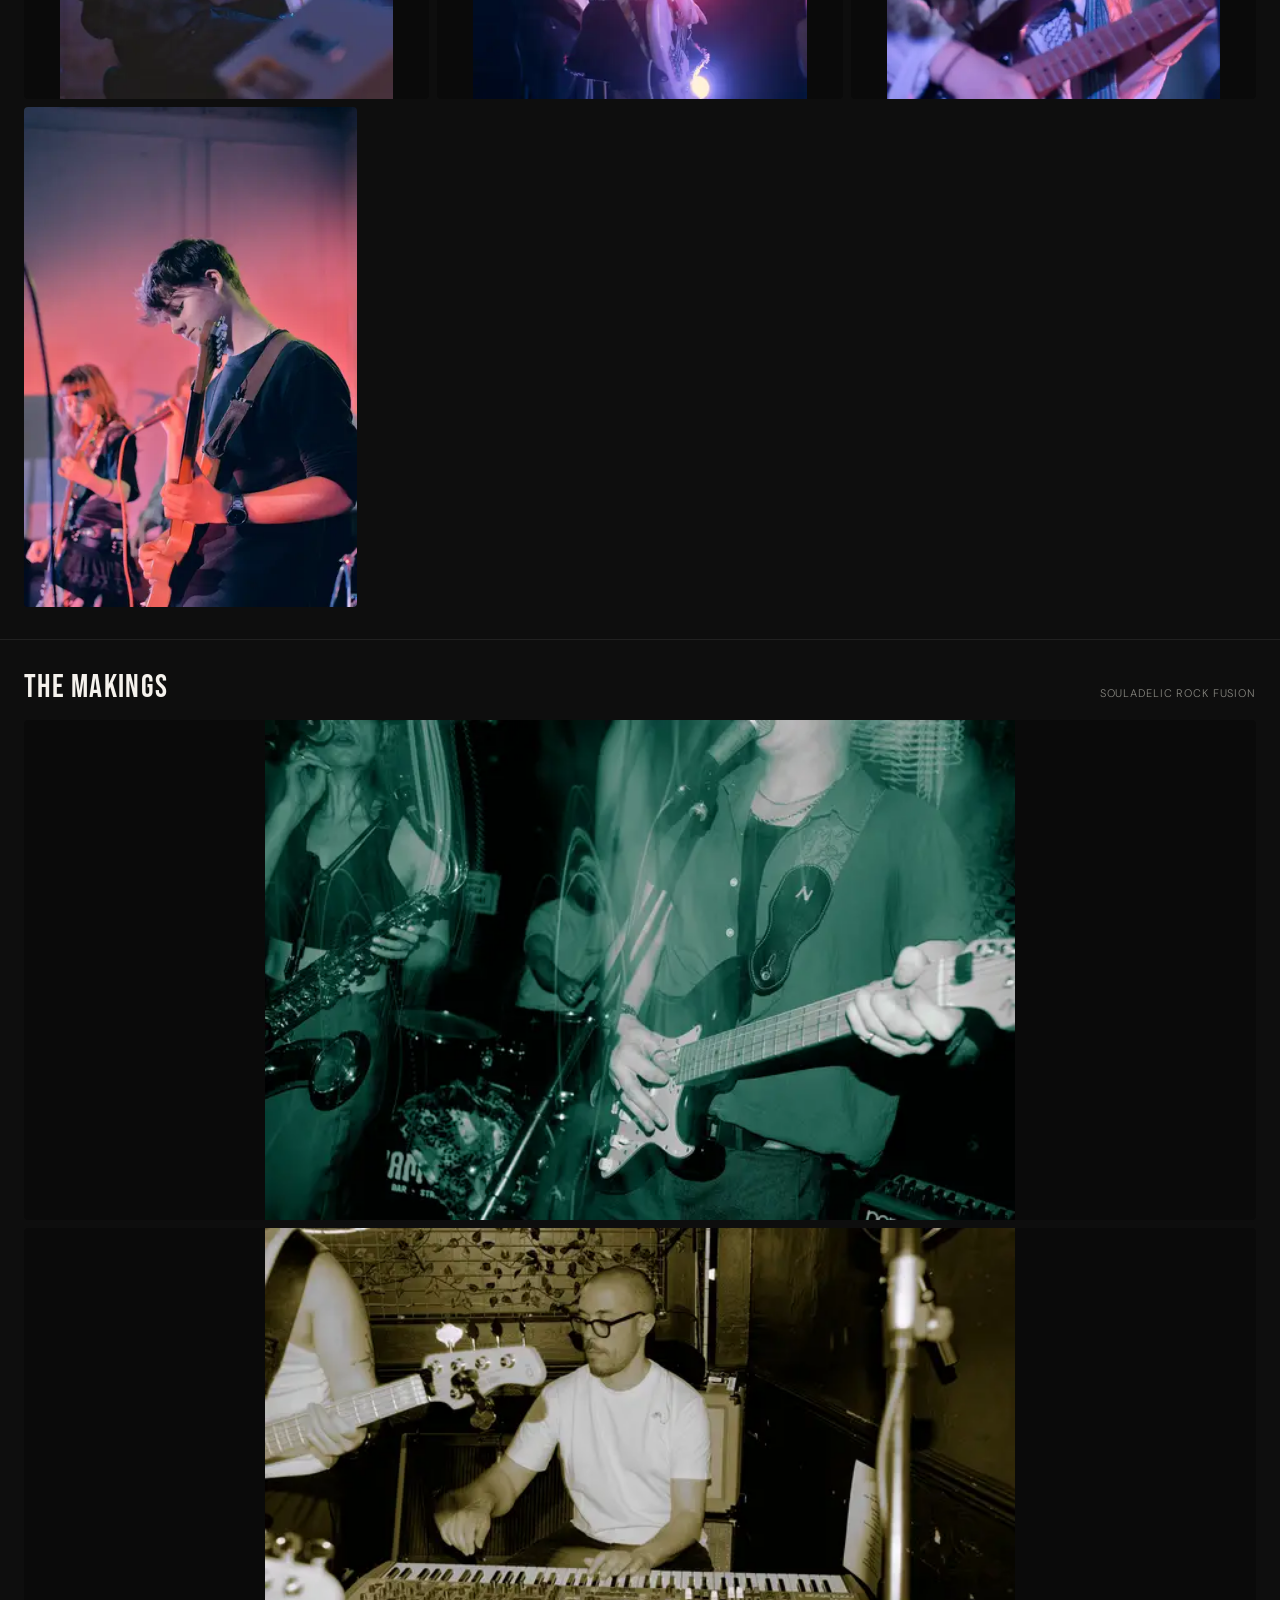
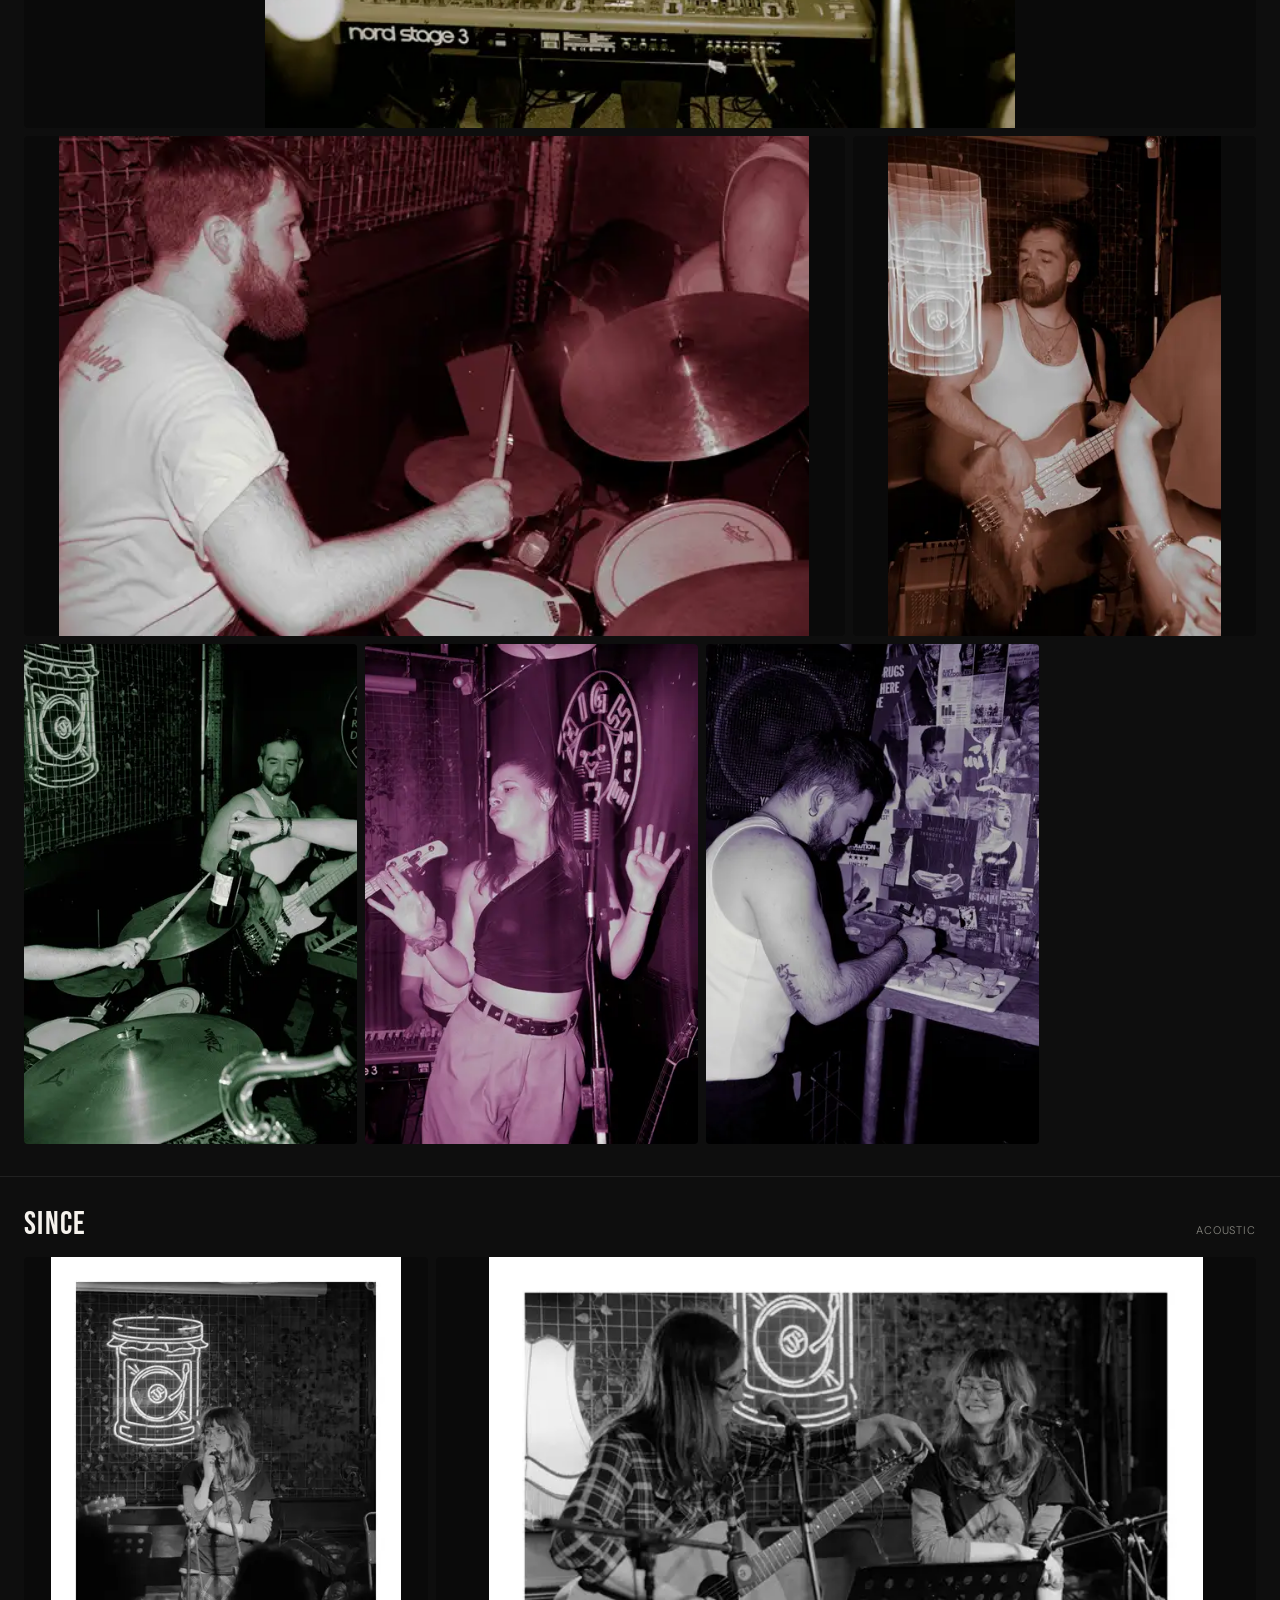
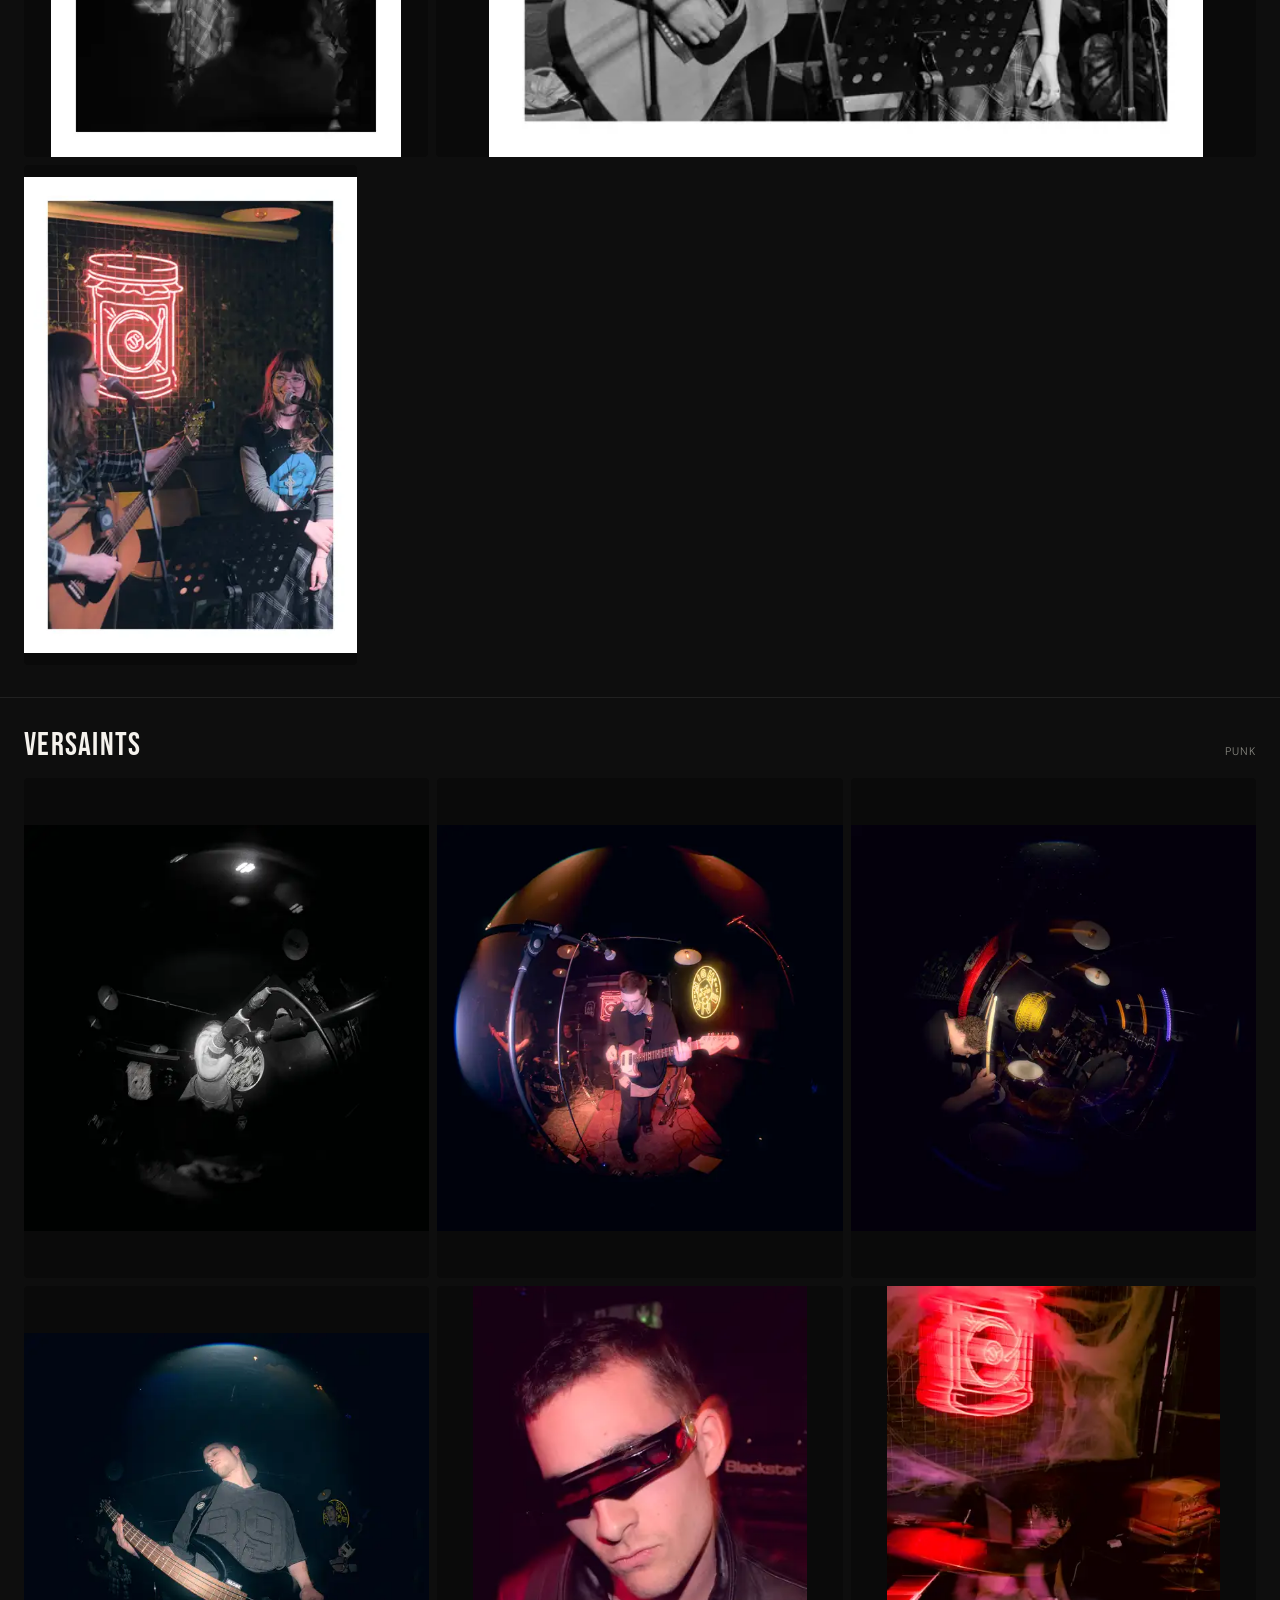
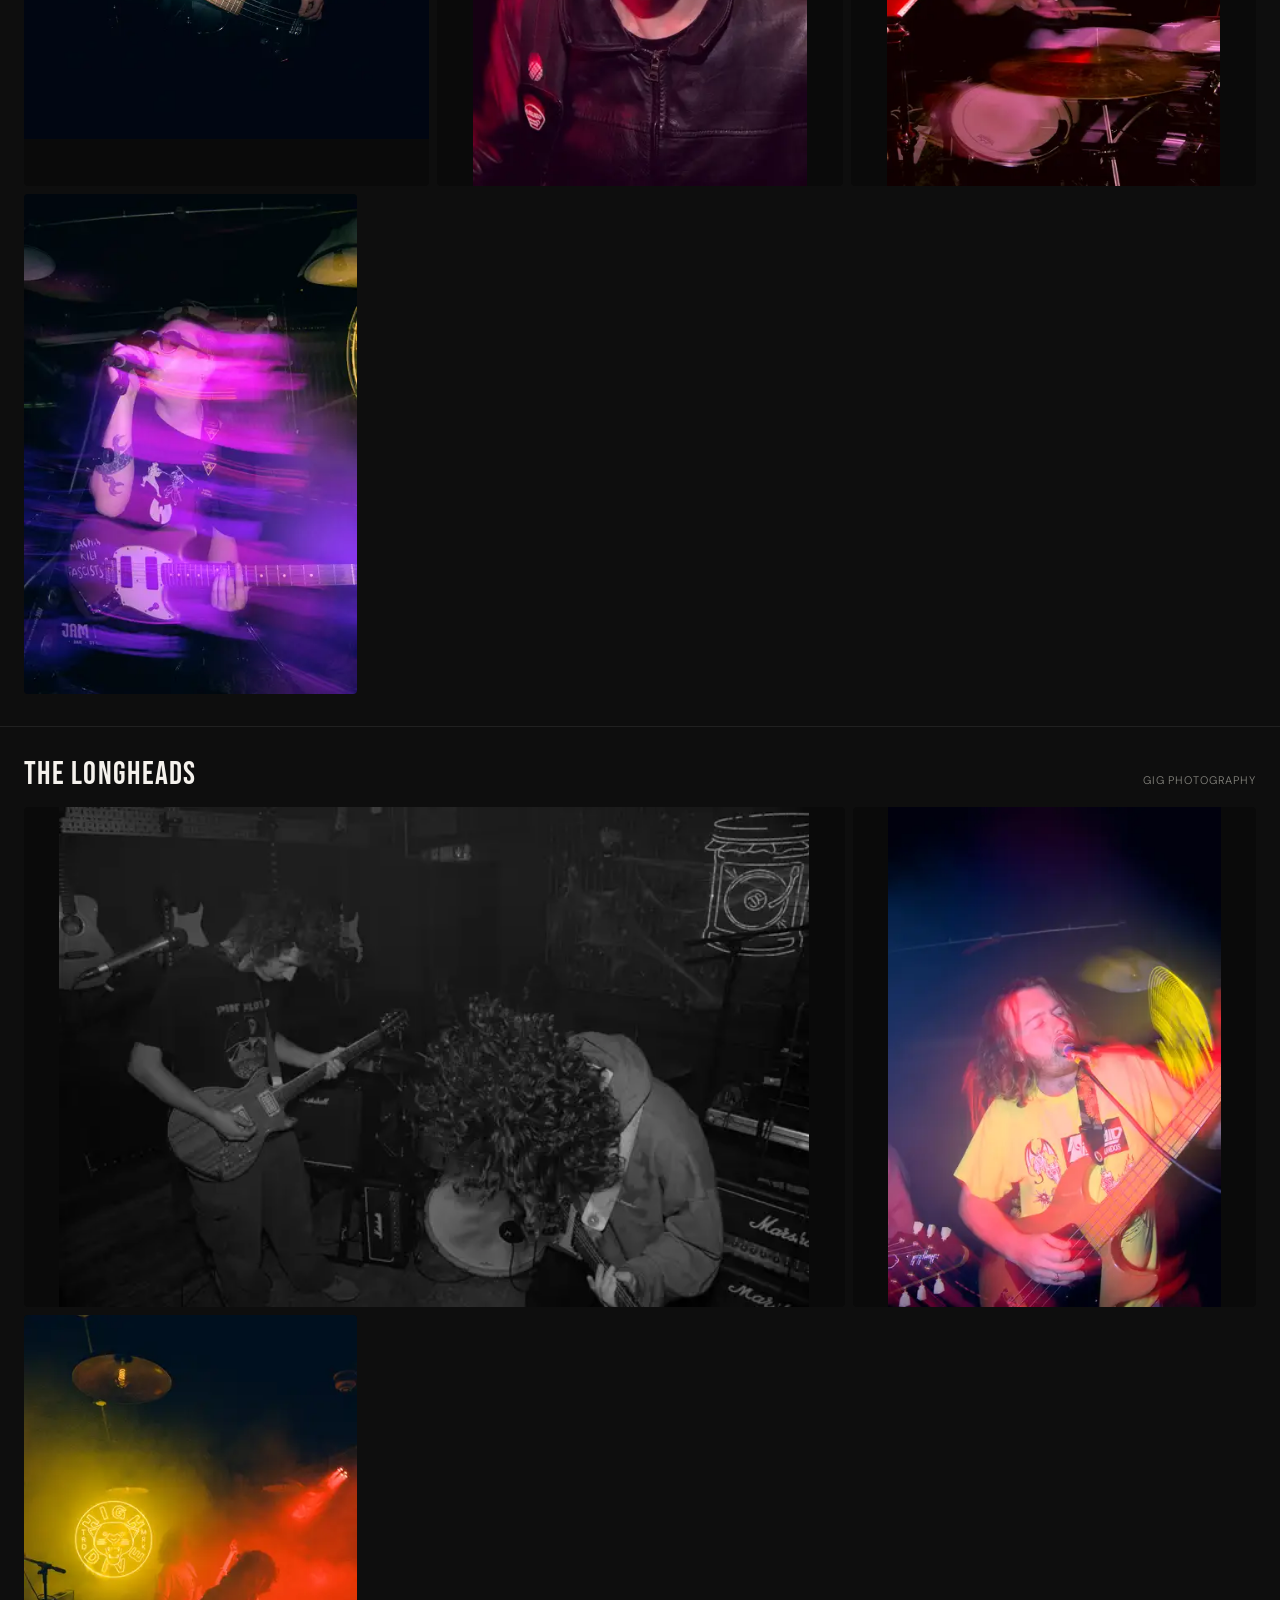
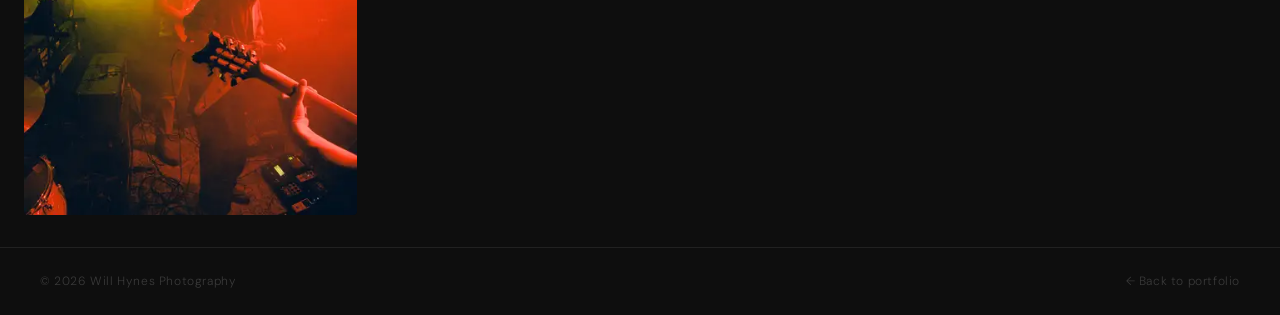
<file: will_hynes_gallery.html>
<!doctype html>
<html lang="en">
  <head>
    <meta charset="UTF-8" />
    <meta name="viewport" content="width=device-width, initial-scale=1.0" />
    <title>Gig Photography — Will Hynes</title>
    <link rel="preconnect" href="https://fonts.googleapis.com" />
    <link rel="preconnect" href="https://fonts.gstatic.com" crossorigin />
    <link
      href="https://fonts.googleapis.com/css2?family=Bebas+Neue&family=DM+Sans:ital,wght@0,300;0,400;0,500;1,300&display=swap"
      rel="stylesheet"
    />
    <link rel="preload" href="site_data.json" as="fetch" crossorigin>
    <script src="js/main.js"></script>
    <script src="js/lightbox.js"></script>
    <style>
      *,
      *::before,
      *::after {
        box-sizing: border-box;
        margin: 0;
        padding: 0;
      }

      :root {
        --coral: #d85a30;
        --coral-light: #f0997b;
        --purple: #7f77dd;
        --off-black: #0e0e0e;
        --off-white: #f5f2ed;
        --mid: #888780;
        --font-display: "Bebas Neue", sans-serif;
        --font-body: "DM Sans", sans-serif;
      }

      html {
        scroll-behavior: smooth;
      }

      body {
        background: var(--off-black);
        color: var(--off-white);
        font-family: var(--font-body);
        font-weight: 300;
        line-height: 1.6;
        overflow-x: hidden;
      }

      /* ── NAV ── */
      nav {
        position: fixed;
        top: 0;
        left: 0;
        right: 0;
        z-index: 100;
        display: flex;
        align-items: center;
        justify-content: space-between;
        padding: 1.25rem 2.5rem;
        border-bottom: 0.5px solid rgba(255, 255, 255, 0.08);
        background: rgba(14, 14, 14, 0.9);
        backdrop-filter: blur(12px);
      }
      .nav-logo {
        font-family: var(--font-display);
        font-size: 22px;
        letter-spacing: 0.04em;
        color: var(--off-white);
        text-decoration: none;
      }
      .nav-logo span {
        color: var(--coral);
      }
      .nav-back {
        font-size: 12px;
        letter-spacing: 0.08em;
        text-transform: uppercase;
        color: var(--mid);
        text-decoration: none;
        display: flex;
        align-items: center;
        gap: 6px;
        transition: color 0.2s;
      }
      .nav-back:hover {
        color: var(--off-white);
      }

      /* ── PAGE HEADER ── */
      .page-header {
        padding: 7rem 2.5rem 3rem;
        border-bottom: 0.5px solid rgba(255, 255, 255, 0.08);
        display: flex;
        align-items: flex-end;
        justify-content: space-between;
        flex-wrap: wrap;
        gap: 1rem;
      }
      .page-header h1 {
        font-family: var(--font-display);
        font-size: clamp(42px, 7vw, 80px);
        letter-spacing: 0.03em;
        line-height: 1;
      }
      .page-header h1 span {
        color: var(--coral);
      }
      .page-header p {
        font-size: 14px;
        color: var(--mid);
        max-width: 300px;
        text-align: right;
        line-height: 1.6;
      }

      /* ── FILTER BAR ── */
      .filter-bar {
        padding: 1.25rem 2.5rem;
        border-bottom: 0.5px solid rgba(255, 255, 255, 0.08);
        display: flex;
        gap: 8px;
        flex-wrap: wrap;
        align-items: center;
        position: sticky;
        top: 64px;
        z-index: 50;
        background: rgba(14, 14, 14, 0.95);
        backdrop-filter: blur(8px);
      }
      .filter-label {
        font-size: 11px;
        letter-spacing: 0.1em;
        text-transform: uppercase;
        color: var(--mid);
        margin-right: 4px;
      }
      .filter-btn {
        font-family: var(--font-body);
        font-size: 12px;
        letter-spacing: 0.04em;
        padding: 5px 14px;
        background: transparent;
        border: 0.5px solid rgba(255, 255, 255, 0.12);
        border-radius: 999px;
        color: var(--mid);
        cursor: pointer;
        transition:
          border-color 0.15s,
          color 0.15s,
          background 0.15s;
        white-space: nowrap;
      }
      .filter-btn:hover {
        border-color: rgba(255, 255, 255, 0.3);
        color: var(--off-white);
      }
      .filter-btn.active {
        background: var(--coral);
        border-color: var(--coral);
        color: #fff;
      }

      /* ── BAND SECTIONS ── */
      .band-section {
        padding: 2rem 1.5rem; /* Reduced padding */
        border-bottom: 0.5px solid rgba(255, 255, 255, 0.08);
      }
      .band-header {
        display: flex;
        align-items: baseline;
        justify-content: space-between;
        margin-bottom: 1rem; /* Tighter spacing */
        flex-wrap: wrap;
        gap: 0.5rem;
      }
      .band-name {
        font-family: var(--font-display);
        font-size: 32px;
        letter-spacing: 0.04em;
        line-height: 1;
      }
      .band-meta {
        font-size: 11px;
        color: var(--mid);
        letter-spacing: 0.08em;
        text-transform: uppercase;
      }
      .band-grid {
        display: flex;
        flex-wrap: wrap;
        gap: 8px; /* Tighter gap */
        max-width: 1600px;
      }
      .band-grid::after {
        content: "";
        flex-grow: 99999;
      }
      
      /* photo slot */
      .photo-slot {
        height: 380px; /* Slightly taller base */
        position: relative;
        cursor: pointer;
        border-radius: 4px;
        overflow: hidden;
        flex: 1 1 auto;
      }
      /* Portrait 2:3 ratio */
      .photo-slot.portrait {
        flex-basis: 253px; 
      }
      /* Landscape 3:2 ratio */
      .photo-slot.landscape {
        flex-basis: 570px;
      }

      .photo-slot img {
        width: 100%;
        height: 100%;
        object-fit: contain; 
        background: #0a0a0a; 
        display: block;
      }

      .band-grid.wide .photo-slot {
        height: 500px;
      }
      .band-grid.wide .photo-slot.portrait {
        flex-basis: 333px;
      }
      .band-grid.wide .photo-slot.landscape {
        flex-basis: 750px;
      }

      /* Responsive adjustments */
      @media (max-width: 1100px) {
        .photo-slot { height: 300px; }
        .photo-slot.portrait { flex-basis: 200px; }
        .photo-slot.landscape { flex-basis: 450px; }
        .band-grid.wide .photo-slot { height: 380px; }
        .band-grid.wide .photo-slot.portrait { flex-basis: 253px; }
        .band-grid.wide .photo-slot.landscape { flex-basis: 570px; }
      }

      @media (max-width: 650px) {
        .band-grid::after { display: none; } /* Allow photos to fill the full width on mobile */
        .band-section { padding: 1.5rem 1rem; }
        .photo-slot, .band-grid.wide .photo-slot { height: 320px; } /* Larger height on mobile */
        .photo-slot.portrait { flex-basis: 213px; }
        .photo-slot.landscape { flex-basis: 480px; }
      }

      @media (max-width: 480px) {
        /* Single column stack for small phones */
        .photo-slot, .band-grid.wide .photo-slot { 
          height: auto; 
          flex-basis: 100%;
        }
        .photo-slot.portrait { aspect-ratio: 2/3; }
        .photo-slot.landscape { aspect-ratio: 3/2; }
      }

      @media (max-width: 600px) {
        .page-header {
          padding: 6rem 1.25rem 2rem;
        }
        .filter-bar {
          padding: 1rem 1.25rem;
          top: 60px;
        }
        nav {
          padding: 1rem 1.25rem;
        }
        footer {
          padding: 1.25rem;
        }
      }

      /* ── FOOTER ── */
      footer {
        padding: 1.5rem 2.5rem;
        display: flex;
        align-items: center;
        justify-content: space-between;
        font-size: 12px;
        color: rgba(255, 255, 255, 0.18);
        letter-spacing: 0.05em;
        flex-wrap: wrap;
        gap: 0.5rem;
      }

      /* ── FADE IN ── */
      .fade-up {
        opacity: 0;
        transform: translateY(20px);
        transition:
          opacity 0.6s ease,
          transform 0.6s ease;
      }
      .fade-up.visible {
        opacity: 1;
        transform: translateY(0);
      }
    </style>
  </head>
  <body>
    <nav>
      <a href="index.html" class="nav-logo"
        >Will Hynes <span>Photography</span></a
      >
      <a href="index.html" class="nav-back">← Back to portfolio</a>
    </nav>

    <div class="page-header">
      <h1>Gig<br /><span>Photography</span></h1>
      <p>
        All bands, all venues.
      </p>
    </div>

    <!-- FILTER BAR -->
    <div class="filter-bar" id="filter-bar">
      <!-- Dynamically populated -->
    </div>

    <div id="gallery-content"></div>

    <footer>
      <span>© 2026 Will Hynes Photography</span>
      <a
        href="index.html"
        style="color: rgba(255, 255, 255, 0.18); text-decoration: none"
        >← Back to portfolio</a
      >
    </footer>

    <script>
      async function initGallery() {
        const data = await portfolio.fetchSiteData();
        if (!data) return;

        const container = document.getElementById("gallery-content");
        const filterBar = document.getElementById("filter-bar");

        // 1. Build Filter Bar
        let filterHtml = `<span class="filter-label">Filter</span>`;
        filterHtml += `<button class="filter-btn active" data-filter="all">All</button>`;
        data.bands.forEach(band => {
          filterHtml += `<button class="filter-btn" data-filter="${band.id}">${band.name}</button>`;
        });
        filterBar.innerHTML = filterHtml;

        // 2. Build band sections
        data.bands.forEach((band) => {
          const section = document.createElement("div");
          section.className = "band-section fade-up";
          section.dataset.band = band.id;

          section.innerHTML = `
            <div class="band-header">
              <div class="band-name">${band.name}</div>
              <div class="band-meta">${band.meta}</div>
            </div>
            <div class="band-grid ${band.isWide ? "wide" : ""}">
              ${band.photos
                .map(
                  (photo, index) => `
                <div class="photo-slot ${photo.orientation} ${
                  band.colorClass || ""
                }" onclick="openBandLightbox('${band.id}', ${index})">
                  ${
                    photo.src
                      ? `<img src="${portfolio.getThumbnailPath(photo.src)}" alt="${band.name} live" loading="lazy" decoding="async">`
                      : `
                    <div class="photo-slot-inner">
                      <svg width="28" height="28" viewBox="0 0 32 32" fill="none">
                        <circle cx="16" cy="16" r="6" stroke="white" stroke-width="1.2" />
                        <path d="M12 4h8l2 3h4a2 2 0 012 2v16a2 2 0 01-2 2H6a2 2 0 01-2-2V9a2 2 0 012-2h4l2-3z" stroke="white" stroke-width="1.2" fill="none" />
                      </svg>
                      <span>your photo</span>
                    </div>
                  `
                  }
                  <div class="photo-hover">
                    <div class="photo-hover-title">${band.name}</div>
                    <div class="photo-hover-sub">${band.venue || "Live"}</div>
                  </div>
                </div>
              `,
                )
                .join("")}
            </div>
          `;
          container.appendChild(section);
        });

        // Global function for lightbox triggers
        window.openBandLightbox = (bandId, photoIndex) => {
          const band = data.bands.find((b) => b.id === bandId);
          if (!band) return;
          const group = band.photos
            .filter((p) => p.src)
            .map((p) => ({
              src: portfolio.getOptimizedPath(p.src),
              title: `${band.name} · ${band.venue || "Live"}`,
            }));
          const clickedPhoto = band.photos[photoIndex];
          if (!clickedPhoto || !clickedPhoto.src) return;

          const actualIndex = group.findIndex((p) => p.src === portfolio.getOptimizedPath(clickedPhoto.src));
          if (actualIndex !== -1) Lightbox.show(actualIndex, group);
        };

        // Re-init fade observer
        portfolio.initFadeObserver();

        // Re-init filtering logic for dynamic buttons
        const btns = filterBar.querySelectorAll(".filter-btn");
        const sections = document.querySelectorAll(".band-section");

        btns.forEach((btn) => {
          btn.addEventListener("click", () => {
            btns.forEach((b) => b.classList.remove("active"));
            btn.classList.add("active");
            const filter = btn.dataset.filter;
            sections.forEach((s) => {
              if (filter === "all" || s.dataset.band === filter) {
                s.style.display = "";
              } else {
                s.style.display = "none";
              }
            });
          });
        });
      }

      initGallery();
    </script>
</file>
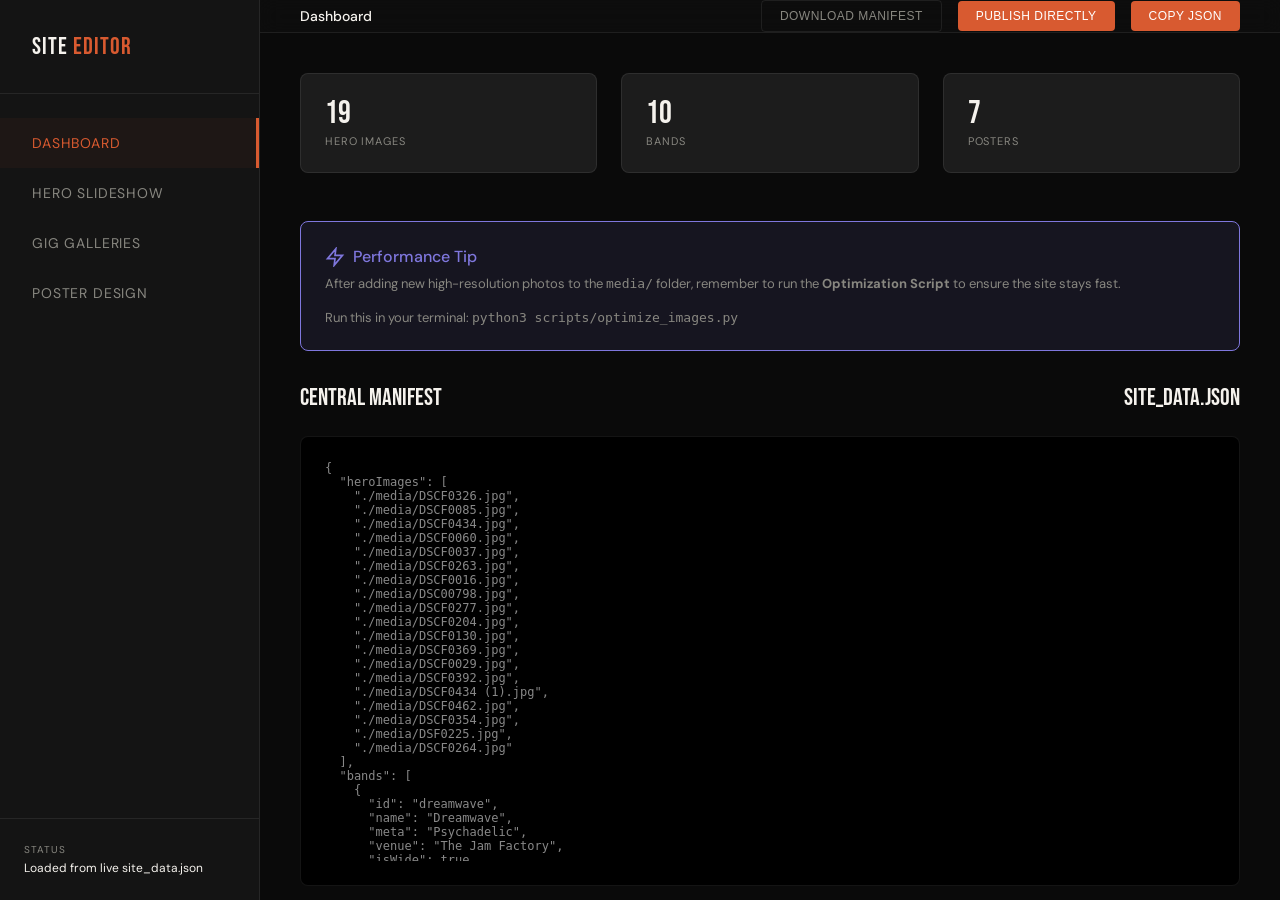
<file: will_hynes_photo_manager.html>
<!DOCTYPE html>
<html lang="en">
<head>
<meta charset="UTF-8">
<meta name="viewport" content="width=device-width, initial-scale=1.0">
<title>Site Editor — Will Hynes Portfolio</title>
<link rel="preconnect" href="https://fonts.googleapis.com">
<link rel="preconnect" href="https://fonts.gstatic.com" crossorigin>
<link href="https://fonts.googleapis.com/css2?family=Bebas+Neue&family=DM+Sans:ital,wght@0,300;0,400;0,500;1,300&display=swap" rel="stylesheet">
<style>
  :root {
    --coral: #D85A30;
    --coral-hover: #c04e26;
    --purple: #7F77DD;
    --bg-black: #0a0a0a;
    --bg-sidebar: #141414;
    --bg-card: #1c1c1c;
    --border: rgba(255,255,255,0.08);
    --text-white: #f5f2ed;
    --text-mid: #888780;
    --font-display: 'Bebas Neue', sans-serif;
    --font-body: 'DM Sans', sans-serif;
    --green: #4caf50;
  }

  * { box-sizing: border-box; margin: 0; padding: 0; }
  body {
    background: var(--bg-black);
    color: var(--text-white);
    font-family: var(--font-body);
    display: flex;
    height: 100vh;
    overflow: hidden;
  }

  /* ── SIDEBAR ── */
  aside {
    width: 260px;
    background: var(--bg-sidebar);
    border-right: 1px solid var(--border);
    display: flex;
    flex-direction: column;
    z-index: 100;
  }
  .sidebar-header {
    padding: 2rem;
    border-bottom: 1px solid var(--border);
  }
  .sidebar-logo {
    font-family: var(--font-display);
    font-size: 24px;
    letter-spacing: 0.04em;
  }
  .sidebar-logo span { color: var(--coral); }
  .sidebar-nav {
    flex: 1;
    padding: 1.5rem 0;
  }
  .nav-item {
    padding: 1rem 2rem;
    cursor: pointer;
    color: var(--text-mid);
    font-size: 14px;
    letter-spacing: 0.06em;
    text-transform: uppercase;
    transition: all 0.2s;
    display: flex;
    align-items: center;
    gap: 12px;
  }
  .nav-item:hover { color: var(--text-white); background: rgba(255,255,255,0.03); }
  .nav-item.active {
    color: var(--coral);
    background: rgba(216, 90, 48, 0.05);
    border-right: 3px solid var(--coral);
  }
  .sidebar-footer {
    padding: 1.5rem;
    border-top: 1px solid var(--border);
  }

  /* ── MAIN CONTENT ── */
  main {
    flex: 1;
    display: flex;
    flex-direction: column;
    overflow-y: auto;
    position: relative;
  }
  header {
    height: 70px;
    padding: 0 2.5rem;
    border-bottom: 1px solid var(--border);
    display: flex;
    align-items: center;
    justify-content: space-between;
    background: rgba(14,14,14,0.9);
    backdrop-filter: blur(10px);
    position: sticky;
    top: 0;
    z-index: 90;
  }
  .header-actions { display: flex; gap: 1rem; align-items: center; }
  .unsaved-badge {
    background: var(--coral);
    color: #fff;
    font-size: 9px;
    font-weight: 700;
    padding: 3px 8px;
    border-radius: 4px;
    text-transform: uppercase;
    letter-spacing: 0.05em;
    display: none;
  }
  .unsaved-badge.active { display: block; animation: pulse 2s infinite; }
  @keyframes pulse { 0% { opacity: 0.6; } 50% { opacity: 1; } 100% { opacity: 0.6; } }

  .btn {
    padding: 8px 18px;
    border-radius: 4px;
    font-size: 12px;
    font-weight: 500;
    cursor: pointer;
    border: none;
    transition: all 0.2s;
    letter-spacing: 0.04em;
    text-transform: uppercase;
  }
  .btn-primary { background: var(--coral); color: #fff; }
  .btn-primary:hover { background: var(--coral-hover); }
  .btn-secondary { background: transparent; border: 1px solid var(--border); color: var(--text-mid); }
  .btn-secondary:hover { border-color: var(--text-mid); color: var(--text-white); }
  
  .content-view {
    padding: 2.5rem;
    max-width: 1400px;
    margin: 0 auto;
    width: 100%;
    display: none;
  }
  .content-view.active { display: block; }

  /* ── DASHBOARD VIEW ── */
  .stats-grid {
    display: grid;
    grid-template-columns: repeat(auto-fit, minmax(200px, 1fr));
    gap: 1.5rem;
    margin-bottom: 3rem;
  }
  .stat-card {
    background: var(--bg-card);
    padding: 1.5rem;
    border-radius: 8px;
    border: 1px solid var(--border);
  }
  .stat-val { font-size: 32px; font-family: var(--font-display); line-height: 1; margin-bottom: 4px; }
  .stat-label { font-size: 11px; text-transform: uppercase; color: var(--text-mid); letter-spacing: 0.08em; }

  .manifest-box {
    background: #000;
    border-radius: 8px;
    padding: 1.5rem;
    border: 1px solid var(--border);
    position: relative;
  }
  .manifest-box pre {
    font-family: monospace;
    font-size: 12px;
    color: #888;
    max-height: 400px;
    overflow-y: auto;
  }

  /* ── EDITOR COMPONENTS ── */
  .editor-section { margin-bottom: 3rem; }
  .section-title {
    font-family: var(--font-display);
    font-size: 24px;
    margin-bottom: 1.5rem;
    display: flex;
    align-items: center;
    justify-content: space-between;
  }
  .drop-zone {
    border: 2px dashed var(--border);
    padding: 3rem;
    text-align: center;
    border-radius: 8px;
    transition: all 0.2s;
    cursor: pointer;
    margin-bottom: 1.5rem;
  }
  .drop-zone:hover, .drop-zone.drag-over { border-color: var(--coral); background: rgba(216, 90, 48, 0.03); }
  .drop-zone-text { font-size: 14px; color: var(--text-mid); }
  .drop-zone-text b { color: var(--coral); }

  .photo-grid {
    display: grid;
    grid-template-columns: repeat(auto-fill, minmax(180px, 1fr));
    gap: 1rem;
  }
  .photo-item {
    background: var(--bg-card);
    border-radius: 4px;
    overflow: hidden;
    position: relative;
    aspect-ratio: 1;
    border: 1px solid var(--border);
  }
  .photo-item img { width: 100%; height: 100%; object-fit: cover; }
  .photo-remove {
    position: absolute; top: 8px; right: 8px;
    background: rgba(224, 85, 85, 0.9);
    color: white; border: none; width: 24px; height: 24px;
    border-radius: 50%; cursor: pointer; opacity: 0; transition: opacity 0.2s;
    font-size: 14px;
  }
  .photo-item:hover .photo-remove { opacity: 1; }

  /* ── FORMS ── */
  .input-group { margin-bottom: 1.25rem; }
  .input-label { display: block; font-size: 11px; text-transform: uppercase; color: var(--text-mid); margin-bottom: 6px; letter-spacing: 0.06em; }
  input, select, textarea {
    width: 100%; background: #000; border: 1px solid var(--border);
    padding: 10px 14px; color: var(--text-white); border-radius: 4px;
    font-family: inherit; font-size: 14px;
  }
  input:focus, textarea:focus { border-color: var(--coral); outline: none; }

  /* ── TOAST ── */
  #toast {
    position: fixed; bottom: 30px; right: 30px;
    padding: 12px 24px; background: var(--green); color: #fff;
    border-radius: 4px; font-size: 13px; font-weight: 500;
    transform: translateY(100px); transition: transform 0.3s cubic-bezier(0.18, 0.89, 0.32, 1.28);
    z-index: 1000; box-shadow: 0 10px 30px rgba(0,0,0,0.3);
  }
  #toast.active { transform: translateY(0); }
</style>
</head>
<body>

<aside>
  <div class="sidebar-header">
    <div class="sidebar-logo">SITE <span>EDITOR</span></div>
  </div>
  <div class="sidebar-nav">
    <div class="nav-item active" onclick="switchView('dashboard', this)">Dashboard</div>
    <div class="nav-item" onclick="switchView('hero', this)">Hero Slideshow</div>
    <div class="nav-item" onclick="switchView('gigs', this)">Gig Galleries</div>
    <div class="nav-item" onclick="switchView('posters', this)">Poster Design</div>
  </div>
  <div class="sidebar-footer">
    <div style="font-size:10px; color:var(--text-mid); text-transform:uppercase; letter-spacing:0.1em;">Status</div>
    <div id="fileStatus" style="font-size:12px; margin-top:4px;">Loading site_data.json...</div>
  </div>
</aside>

<main>
  <header>
    <div style="display:flex; align-items:center; gap:12px;">
      <div style="font-size:14px; font-weight:500;" id="viewTitle">Dashboard</div>
      <div id="unsavedBadge" class="unsaved-badge">Changes Unsaved</div>
    </div>
    <div class="header-actions">
      <button class="btn btn-secondary" onclick="exportData()" title="Download site_data.json to your project folder">Download Manifest</button>
      <button class="btn btn-primary" id="saveBtn" style="display:none;" onclick="saveToFile()">Publish Directly</button>
      <button class="btn btn-primary" onclick="copyFullJSON()">Copy JSON</button>
    </div>
  </header>

  <!-- DASHBOARD -->
  <div id="view-dashboard" class="content-view active">
    <div class="stats-grid">
      <div class="stat-card"><div class="stat-val" id="stat-hero">0</div><div class="stat-label">Hero Images</div></div>
      <div class="stat-card"><div class="stat-val" id="stat-bands">0</div><div class="stat-label">Bands</div></div>
      <div class="stat-card"><div class="stat-val" id="stat-posters">0</div><div class="stat-label">Posters</div></div>
    </div>

    <div style="background:rgba(127, 119, 221, 0.1); border:1px solid var(--purple); padding:1.5rem; border-radius:8px; margin-bottom:2rem;">
      <div style="font-weight:500; margin-bottom:0.5rem; color:var(--purple); display:flex; align-items:center; gap:8px;">
        <svg width="20" height="20" viewBox="0 0 24 24" fill="none" stroke="currentColor" stroke-width="2"><path d="M13 2L3 14h9l-1 8 10-12h-9l1-8z"/></svg>
        Performance Tip
      </div>
      <div style="font-size:13px; color:var(--text-mid);">
        After adding new high-resolution photos to the <code>media/</code> folder, remember to run the <b>Optimization Script</b> to ensure the site stays fast. 
        <br><br>
        Run this in your terminal: <code>python3 scripts/optimize_images.py</code>
      </div>
    </div>
    
    <div class="section-title">Central Manifest <span>site_data.json</span></div>
    
    <div id="load-fallback" style="display:none; background:rgba(216, 90, 48, 0.1); border:1px solid var(--coral); padding:1.5rem; border-radius:8px; margin-bottom:2rem;">
      <div style="font-weight:500; margin-bottom:0.5rem; color:var(--coral);">Browser Security Restricted</div>
      <div style="font-size:13px; color:var(--text-mid); margin-bottom:1rem;">
        Your browser is blocking the automatic loading of <code>site_data.json</code> because you're viewing this page locally via <code>file://</code>. 
        Please select the file manually to start editing.
      </div>
      <button class="btn btn-primary" onclick="document.getElementById('manual-load').click()">Select site_data.json</button>
      <input type="file" id="manual-load" style="display:none;" accept=".json" onchange="handleManualLoad(this.files)">
    </div>

    <div class="manifest-box">
      <pre id="rawManifest">// site_data.json content will appear here</pre>
    </div>
  </div>

  <!-- HERO EDITOR -->
  <div id="view-hero" class="content-view">
    <div class="section-title">Hero Slideshow <span>Images shown on homepage</span></div>
    <div class="drop-zone" id="heroDrop">
      <div class="drop-zone-text">Drag hero images here or <b>browse</b></div>
    </div>
    <div class="photo-grid" id="heroGrid"></div>
  </div>

  <!-- GIGS EDITOR -->
  <div id="view-gigs" class="content-view">
    <div class="section-title">Gig Galleries <span>By band/venue</span></div>
    
    <div style="display:grid; grid-template-columns: 1fr 2fr; gap:2.5rem;">
      <div class="band-sidebar">
        <div class="input-group">
          <label class="input-label">Select Band</label>
          <select id="bandSelector" onchange="loadBand(this.value)"></select>
        </div>
        <button class="btn btn-secondary" style="width:100%; margin-bottom:2rem;" onclick="addNewBand()">+ Add New Band</button>
        
        <div id="bandMetaForm" style="display:none;">
          <div class="input-group">
            <label class="input-label">Band Name</label>
            <input type="text" id="editBandName">
          </div>
          <div class="input-group">
            <label class="input-label">Metadata (Sub-head)</label>
            <input type="text" id="editBandMeta" placeholder="e.g. Psychadelic">
          </div>
          <div class="input-group">
            <label class="input-label">Venue</label>
            <input type="text" id="editBandVenue" placeholder="e.g. The Jam Factory">
          </div>
          <div class="input-group" style="display:flex; align-items:center; gap:8px;">
            <input type="checkbox" id="editBandWide" style="width:auto;">
            <label class="input-label" style="margin:0;">Wide Display Mode</label>
          </div>
          <button class="btn btn-secondary" onclick="deleteCurrentBand()" style="width:100%; margin-top:1rem; color:#e05555;">Delete Band</button>
        </div>
      </div>
      
      <div class="band-photos">
        <div class="drop-zone" id="bandDrop">
          <div class="drop-zone-text">Drop photos for <b>current band</b></div>
        </div>
        <div class="photo-grid" id="bandGrid"></div>
      </div>
    </div>
  </div>

  <!-- POSTERS EDITOR -->
  <div id="view-posters" class="content-view">
    <div class="section-title">Posters <span>Print design showcase</span></div>
    
    <div class="drop-zone" id="posterDrop">
      <div class="drop-zone-text">Drag poster images here to <b>create new entries</b></div>
    </div>

    <button class="btn btn-secondary" style="margin-bottom:2rem;" onclick="addNewPoster()">+ Add Empty Poster</button>
    <div id="postersContainer" style="display:grid; grid-template-columns: repeat(auto-fill, minmax(400px, 1fr)); gap:2rem;"></div>
  </div>
</main>

<div id="toast">Changes updated ✓</div>

<script>
  let siteData = { heroImages: [], bands: [], posters: [] };
  let currentFileHandle = null;
  let activeBandId = null;
  let hasUnsavedChanges = false;

  // ── INIT ──────────────────────────────────────────────────────────────────
  window.addEventListener('DOMContentLoaded', async () => {
    // 1. Try to load from localStorage first (drafts)
    const draft = localStorage.getItem('site_editor_draft');
    if (draft) {
      try {
        siteData = JSON.parse(draft);
        hasUnsavedChanges = true;
        updateUI();
        showStatus('Restored unsaved draft', 'var(--coral)');
      } catch(e) {}
    }

    // 2. If no draft or after restoring draft, try to fetch the live file
    try {
      const resp = await fetch(`site_data.json?t=${Date.now()}`);
      if (resp.ok) {
        const liveData = await resp.json();
        // If we have a draft, ask to overwrite
        if (draft && JSON.stringify(liveData) !== draft) {
          if (confirm('A live site_data.json was found that differs from your draft. Overwrite your draft with the live file?')) {
            siteData = liveData;
            hasUnsavedChanges = false;
            localStorage.removeItem('site_editor_draft');
            updateUI();
            showStatus('Loaded from live site_data.json', 'text-white');
          }
        } else if (!draft) {
          siteData = liveData;
          updateUI();
          showStatus('Loaded from live site_data.json', 'text-white');
        }
      } else if (!draft) {
        throw new Error('File not found or blocked');
      }
    } catch (e) {
      console.warn('Initial fetch failed:', e);
      if (!draft) {
        document.getElementById('load-fallback').style.display = 'block';
        showStatus('Waiting for manual file selection...', 'var(--coral)');
      }
    }

    setupDragDrop('heroDrop', addHeroPhotos);
    setupDragDrop('bandDrop', addBandPhotos);
    setupDragDrop('posterDrop', addPosterPhotos);
    
    // Check for File System Access API support
    if ('showSaveFilePicker' in window) {
      document.getElementById('saveBtn').style.display = 'block';
    }
  });

  function markDirty(skipRender = false) {
    hasUnsavedChanges = true;
    localStorage.setItem('site_editor_draft', JSON.stringify(siteData));
    if (!skipRender) {
      updateUI();
    } else {
      updateDashboard();
      const badge = document.getElementById('unsavedBadge');
      badge.classList.toggle('active', hasUnsavedChanges);
    }
  }

  function markClean() {
    hasUnsavedChanges = false;
    localStorage.removeItem('site_editor_draft');
    updateUI();
  }

  async function handleManualLoad(files) {
    if (!files.length) return;
    const file = files[0];
    try {
      const text = await file.text();
      siteData = JSON.parse(text);
      markClean();
      document.getElementById('load-fallback').style.display = 'none';
      showStatus('Loaded manual file: ' + file.name, 'var(--green)');
      showToast('Manifest loaded ✓');
    } catch (err) {
      console.error(err);
      alert('Error parsing JSON file. Make sure it is a valid site_data.json');
    }
  }

  // ── UI HELPERS ────────────────────────────────────────────────────────────
  function switchView(viewId, el) {
    document.querySelectorAll('.content-view').forEach(v => v.classList.remove('active'));
    document.querySelectorAll('.nav-item').forEach(n => n.classList.remove('active'));
    document.getElementById(`view-${viewId}`).classList.add('active');
    el.classList.add('active');
    document.getElementById('viewTitle').textContent = el.textContent;
    updateUI();
  }

  function showStatus(text, color) {
    const el = document.getElementById('fileStatus');
    el.textContent = text;
    el.style.color = color;
  }

  function showToast(msg = 'Updated ✓') {
    const t = document.getElementById('toast');
    t.textContent = msg;
    t.classList.add('active');
    setTimeout(() => t.classList.remove('active'), 2500);
  }

  function updateUI() {
    updateDashboard();
    renderHeroGrid();
    renderBandList();
    if (activeBandId) renderBandPhotos();
    renderPosterList();
    
    const badge = document.getElementById('unsavedBadge');
    badge.classList.toggle('active', hasUnsavedChanges);
  }

  // Image path helpers for editor
  function getThumb(src) {
    if (!src) return '';
    const path = src.replace('media/', 'media/thumbnails/');
    // If it's a browser that supports WebP (most do now), try to show the WebP thumb
    return path.replace(/\.(jpg|jpeg|png)$/i, '.webp');
  }

  function updateDashboard() {
    document.getElementById('stat-hero').textContent = siteData.heroImages.length;
    document.getElementById('stat-bands').textContent = siteData.bands.length;
    document.getElementById('stat-posters').textContent = siteData.posters.length;
    document.getElementById('rawManifest').textContent = JSON.stringify(siteData, null, 2);
  }

  // ── HERO MANAGER ──────────────────────────────────────────────────────────
  function renderHeroGrid() {
    const grid = document.getElementById('heroGrid');
    grid.innerHTML = siteData.heroImages.map((src, idx) => `
      <div class="photo-item">
        <img src="${getThumb(src)}" onerror="this.src='${src}'; this.onerror=null;">
        <button class="photo-remove" onclick="removeHero(${idx})">&times;</button>
      </div>
    `).join('');
  }

  function addHeroPhotos(files) {
    files.forEach(file => {
      if (!siteData.heroImages.includes(`media/${file.name}`)) {
        siteData.heroImages.push(`media/${file.name}`);
      }
    });
    markDirty(); showToast();
  }

  function removeHero(idx) {
    siteData.heroImages.splice(idx, 1);
    markDirty(); showToast('Removed from hero');
  }

  // ── GIG MANAGER ───────────────────────────────────────────────────────────
  function renderBandList() {
    const sel = document.getElementById('bandSelector');
    const current = sel.value || activeBandId;
    sel.innerHTML = '<option value="">-- Select a Band --</option>' + 
      siteData.bands.map(b => `<option value="${b.id}">${b.name}</option>`).join('');
    if (current) sel.value = current;
  }

  function loadBand(id) {
    activeBandId = id;
    const band = siteData.bands.find(b => b.id === id);
    const form = document.getElementById('bandMetaForm');
    if (!band) { form.style.display = 'none'; return; }
    
    form.style.display = 'block';
    document.getElementById('editBandName').value = band.name;
    document.getElementById('editBandMeta').value = band.meta;
    document.getElementById('editBandVenue').value = band.venue || '';
    document.getElementById('editBandWide').checked = !!band.isWide;
    
    // Bind change listeners to update siteData on the fly
    ['editBandName','editBandMeta','editBandVenue'].forEach(id => {
      document.getElementById(id).oninput = () => { syncBandData(); markDirty(true); };
    });
    document.getElementById('editBandWide').onchange = () => { syncBandData(); markDirty(); };

    renderBandPhotos();
  }

  function syncBandData() {
    const band = siteData.bands.find(b => b.id === activeBandId);
    if (!band) return;
    band.name = document.getElementById('editBandName').value;
    band.meta = document.getElementById('editBandMeta').value;
    band.venue = document.getElementById('editBandVenue').value;
    band.isWide = document.getElementById('editBandWide').checked;
    updateDashboard();
  }

  function renderBandPhotos() {
    const band = siteData.bands.find(b => b.id === activeBandId);
    const grid = document.getElementById('bandGrid');
    if (!band) { grid.innerHTML = ''; return; }
    
    grid.innerHTML = band.photos.map((p, idx) => `
      <div class="photo-item">
        ${p.src ? `<img src="${getThumb(p.src)}" onerror="this.src='${p.src}'; this.onerror=null;">` : '<div style="display:flex;align-items:center;justify-content:center;height:100%;color:#444;font-size:11px;">Placeholder</div>'}
        <button class="photo-remove" onclick="removeBandPhoto(${idx})">&times;</button>
        <div style="position:absolute;bottom:0;left:0;right:0;background:rgba(0,0,0,0.7);font-size:9px;padding:4px;text-align:center;">
          ${p.orientation}
        </div>
      </div>
    `).join('');
  }

  function addBandPhotos(files) {
    if (!activeBandId) { alert('Select a band first!'); return; }
    const band = siteData.bands.find(b => b.id === activeBandId);
    
    files.forEach(file => {
      const reader = new FileReader();
      reader.onload = (e) => {
        const img = new Image();
        img.onload = () => {
          const orientation = img.naturalWidth > img.naturalHeight ? 'landscape' : 'portrait';
          band.photos.push({ src: `media/${file.name}`, orientation });
          markDirty();
        };
        img.src = e.target.result;
      };
      reader.readAsDataURL(file);
    });
    showToast();
  }

  function removeBandPhoto(idx) {
    const band = siteData.bands.find(b => b.id === activeBandId);
    band.photos.splice(idx, 1);
    markDirty(); showToast('Photo removed');
  }

  function addNewBand() {
    const name = prompt('Band Name:');
    if (!name) return;
    const id = name.toLowerCase().replace(/\s+/g, '-');
    siteData.bands.push({
      id, name, meta: 'Gig Photography', venue: '', photos: []
    });
    activeBandId = id;
    markDirty();
    document.getElementById('bandSelector').value = id;
    loadBand(id);
    showToast('Band added');
  }

  function deleteCurrentBand() {
    if (!confirm('Permanently delete this band and all its photo references?')) return;
    siteData.bands = siteData.bands.filter(b => b.id !== activeBandId);
    activeBandId = null;
    markDirty();
  }

  // ── POSTER MANAGER ────────────────────────────────────────────────────────
  function renderPosterList() {
    const cont = document.getElementById('postersContainer');
    cont.innerHTML = siteData.posters.map((p, idx) => `
      <div class="stat-card" style="display:grid; grid-template-columns: 120px 1fr; gap:1.5rem;">
        <div class="poster-preview" 
             style="aspect-ratio:4/5; background:#000; border-radius:4px; overflow:hidden; border:1px solid var(--border); position:relative; cursor:pointer;"
             onclick="if(event.target === this || event.target.tagName === 'IMG') document.getElementById('p-file-${idx}').click()"
             ondragover="event.preventDefault(); this.style.borderColor='var(--coral)'; this.style.background='rgba(216, 90, 48, 0.05)';"
             ondragleave="this.style.borderColor='var(--border)'; this.style.background='#000';"
             ondrop="event.preventDefault(); this.style.borderColor='var(--border)'; this.style.background='#000'; setPosterImage(${idx}, event.dataTransfer.files);">
          ${p.imagePath ? `<img src="${getThumb(p.imagePath)}" onerror="this.src='${p.imagePath}'; this.onerror=null;" style="width:100%;height:100%;object-fit:cover;">` : '<div style="height:100%;display:flex;align-items:center;justify-content:center;color:#444;font-size:10px;text-align:center;padding:10px;">Drag image here or click to upload</div>'}
          <div style="padding:10px;text-align:center;position:absolute;bottom:0;left:0;right:0;background:rgba(0,0,0,0.6);backdrop-filter:blur(4px);">
             <button class="btn btn-secondary" style="font-size:9px;padding:4px 8px;width:100%;">Change Image</button>
             <input type="file" id="p-file-${idx}" style="display:none" onchange="setPosterImage(${idx}, this.files)">
          </div>
        </div>
        <div>
          <div class="input-group"><input type="text" value="${p.title}" oninput="siteData.posters[${idx}].title=this.value;markDirty(true);" placeholder="Title"></div>
          <div class="input-group"><input type="text" value="${p.band}" oninput="siteData.posters[${idx}].band=this.value;markDirty(true);" placeholder="Band"></div>
          <div style="display:grid; grid-template-columns: 1fr 1fr; gap:8px;">
            <div class="input-group"><input type="text" value="${p.venue}" oninput="siteData.posters[${idx}].venue=this.value;markDirty(true);" placeholder="Venue"></div>
            <div class="input-group"><input type="text" value="${p.date}" oninput="siteData.posters[${idx}].date=this.value;markDirty(true);" placeholder="Date"></div>
          </div>
          <textarea rows="3" oninput="siteData.posters[${idx}].description=this.value;markDirty(true);" placeholder="Description">${p.description}</textarea>
          <button class="btn" style="margin-top:10px; color:#e05555; background:transparent; border:1px solid #e05555; width:100%;" onclick="deletePoster(${idx})">Delete Poster</button>
        </div>
      </div>
    `).join('');
  }

  function setPosterImage(idx, files) {
    if (!files.length) return;
    siteData.posters[idx].imagePath = `media/${files[0].name}`;
    markDirty(); showToast('Poster image updated');
  }

  function addPosterPhotos(files) {
    files.forEach(file => {
      const title = file.name.split('.')[0].replace(/[_-]/g, ' ');
      siteData.posters.push({
        id: 'poster-' + Date.now() + '-' + Math.floor(Math.random() * 1000),
        title: title.charAt(0).toUpperCase() + title.slice(1),
        band: '',
        venue: '',
        date: '',
        format: 'A2 Print / Digital',
        description: '',
        tags: [],
        imagePath: `media/${file.name}`,
        colorConfig: { bg: '#141414', color: '#888888' }
      });
    });
    markDirty();
    showToast(`${files.length} posters added ✓`);
  }

  function addNewPoster() {
    siteData.posters.push({
      id: 'poster-' + Date.now(),
      title: 'New Poster',
      band: '',
      venue: '',
      date: '',
      format: 'A2 Print / Digital',
      description: '',
      tags: [],
      imagePath: null,
      colorConfig: { bg: '#141414', color: '#888888' }
    });
    markDirty();
  }

  function deletePoster(idx) {
    if (!confirm('Delete this poster entry?')) return;
    siteData.posters.splice(idx, 1);
    markDirty();
  }

  // ── CORE UTILS ────────────────────────────────────────────────────────────
  function setupDragDrop(id, callback) {
    const el = document.getElementById(id);
    el.addEventListener('dragover', (e) => { e.preventDefault(); el.classList.add('drag-over'); });
    el.addEventListener('dragleave', () => el.classList.remove('drag-over'));
    el.addEventListener('drop', (e) => {
      e.preventDefault();
      el.classList.remove('drag-over');
      callback(Array.from(e.dataTransfer.files));
    });
    el.addEventListener('click', () => {
      const input = document.createElement('input');
      input.type = 'file';
      input.multiple = true;
      input.onchange = (e) => callback(Array.from(e.target.files));
      input.click();
    });
  }

  function exportData() {
    const blob = new Blob([JSON.stringify(siteData, null, 2)], { type: 'application/json' });
    const url = URL.createObjectURL(blob);
    const a = document.createElement('a');
    a.href = url;
    a.download = 'site_data.json';
    a.click();
    URL.revokeObjectURL(url);
    markClean();
    alert('Manifest downloaded! Move it into your project folder and refresh the main site to see changes.');
  }

  function copyFullJSON() {
    navigator.clipboard.writeText(JSON.stringify(siteData, null, 2))
      .then(() => {
        showToast('Manifest copied to clipboard!');
        markClean();
        alert('JSON copied! Paste it into site_data.json and refresh the main site to see changes.');
      })
      .catch(() => alert('Copy failed.'));
  }

  async function saveToFile() {
    try {
      if (!currentFileHandle) {
        currentFileHandle = await window.showSaveFilePicker({
          suggestedName: 'site_data.json',
          types: [{ description: 'JSON File', accept: { 'application/json': ['.json'] } }]
        });
      }
      const writable = await currentFileHandle.createWritable();
      await writable.write(JSON.stringify(siteData, null, 2));
      await writable.close();
      markClean();
      showToast('Changes published ✓');
      showStatus('Linked to local file ✓', 'var(--green)');
    } catch (e) {
      console.error(e);
      if (e.name !== 'AbortError') alert('Failed to save file. Use "Download Manifest" instead.');
    }
  }
</script>
</body>
</html>
</file>
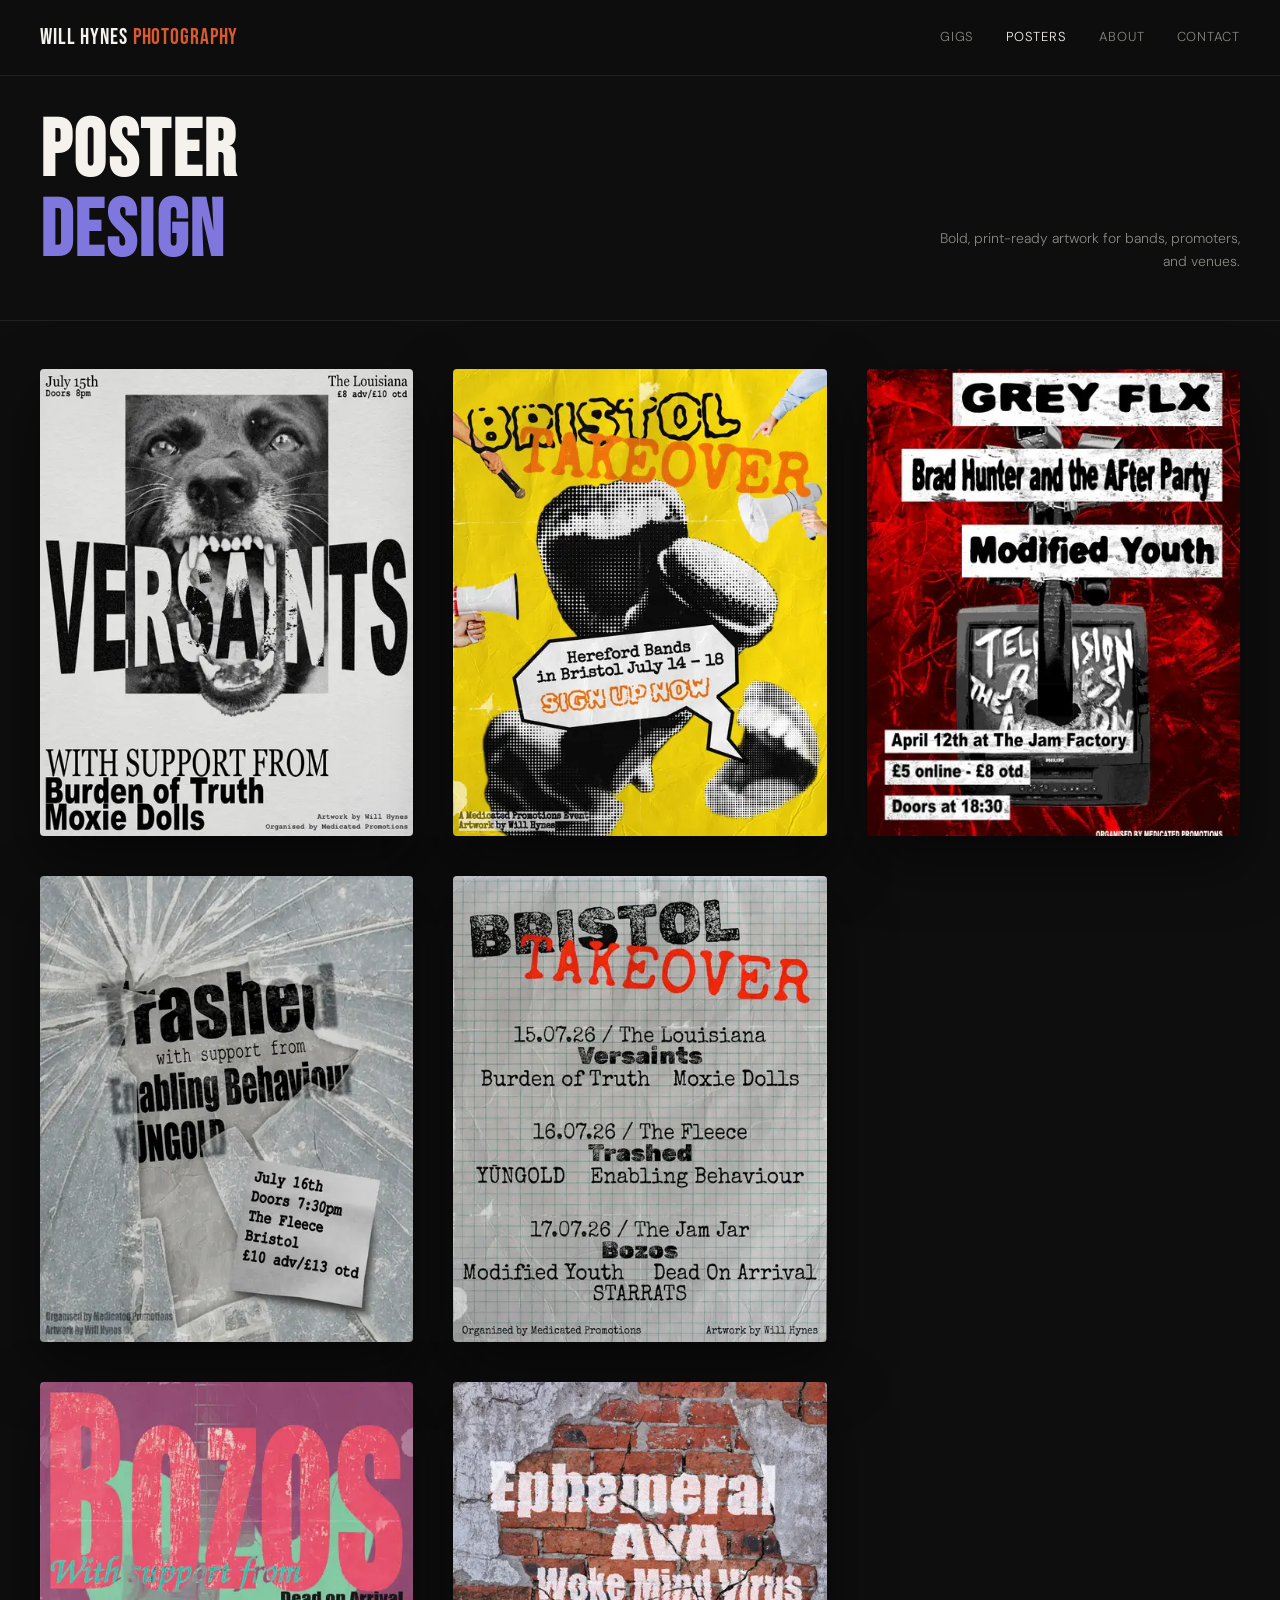
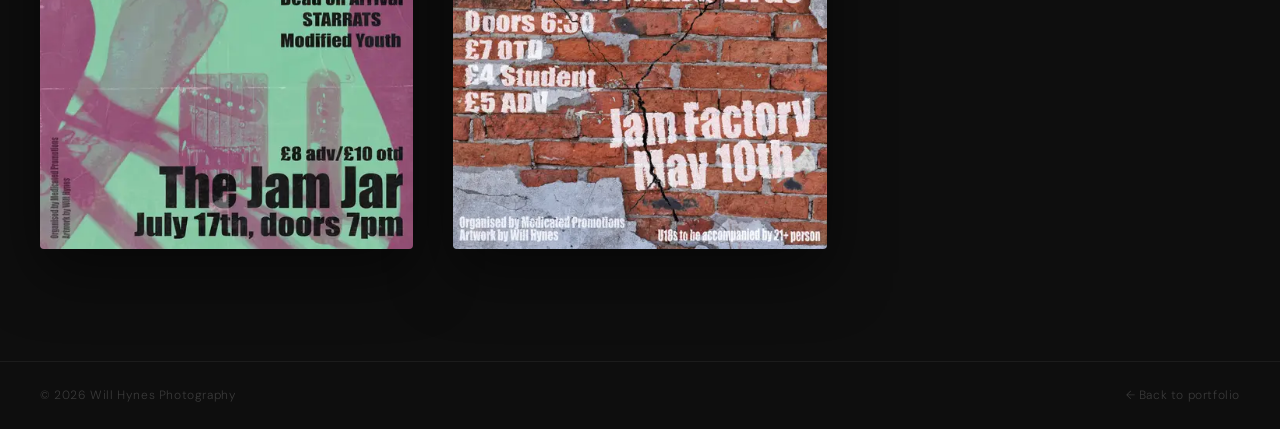
<file: will_hynes_posters.html>
<!DOCTYPE html>
<html lang="en">
<head>
<meta charset="UTF-8">
<meta name="viewport" content="width=device-width, initial-scale=1.0">
<title>Poster Design — Will Hynes</title>
<link rel="preconnect" href="https://fonts.googleapis.com">
<link rel="preconnect" href="https://fonts.gstatic.com" crossorigin>
<link href="https://fonts.googleapis.com/css2?family=Bebas+Neue&family=DM+Sans:ital,wght@0,300;0,400;0,500;1,300&display=swap" rel="stylesheet">
<link rel="preload" href="site_data.json" as="fetch" crossorigin>
<script src="js/main.js"></script>
<script src="js/lightbox.js"></script>
<style>
  *, *::before, *::after { box-sizing: border-box; margin: 0; padding: 0; }
  :root {
    --coral: #D85A30;
    --coral-light: #F0997B;
    --purple: #7F77DD;
    --off-black: #0e0e0e;
    --off-white: #F5F2ED;
    --mid: #888780;
    --font-display: 'Bebas Neue', sans-serif;
    --font-body: 'DM Sans', sans-serif;
  }
  html { scroll-behavior: smooth; }
  body {
    background: var(--off-black);
    color: var(--off-white);
    font-family: var(--font-body);
    font-weight: 300;
    line-height: 1.6;
    overflow-x: hidden;
  }

  /* ── NAV ── */
  nav {
    position: fixed; top: 0; left: 0; right: 0; z-index: 100;
    display: flex; align-items: center; justify-content: space-between;
    padding: 1.25rem 2.5rem;
    border-bottom: 0.5px solid rgba(255,255,255,0.08);
    background: rgba(14,14,14,0.9);
    backdrop-filter: blur(12px);
  }
  .nav-logo {
    font-family: var(--font-display);
    font-size: 22px; letter-spacing: 0.04em;
    color: var(--off-white); text-decoration: none;
  }
  .nav-logo span { color: var(--coral); }
  .nav-links { display: flex; gap: 2rem; }
  .nav-links a {
    font-size: 13px; color: var(--mid); text-decoration: none;
    letter-spacing: 0.06em; text-transform: uppercase; transition: color 0.2s;
  }
  .nav-links a:hover, .nav-links a.active { color: var(--off-white); }

  /* ── PAGE HEADER ── */
  .page-header {
    padding: 7rem 2.5rem 3rem;
    border-bottom: 0.5px solid rgba(255,255,255,0.08);
    display: flex; align-items: flex-end; justify-content: space-between;
    flex-wrap: wrap; gap: 1rem;
  }
  .page-header h1 {
    font-family: var(--font-display);
    font-size: clamp(42px, 7vw, 80px);
    letter-spacing: 0.03em; line-height: 1;
  }
  .page-header h1 span { color: var(--purple); }
  .page-header p { font-size: 14px; color: var(--mid); max-width: 300px; text-align: right; line-height: 1.6; }

  /* ── POSTER GRID ── */
  .posters-container { padding: 0 2.5rem 4rem; }
  .posters-grid {
    column-width: 340px;
    column-gap: 2.5rem;
    padding: 3rem 0;
  }

  .poster-item {
    break-inside: avoid;
    margin-bottom: 2.5rem;
    position: relative;
    cursor: pointer;
    transition: transform 0.3s ease;
  }
  .poster-item:hover { transform: translateY(-8px); }

  .poster-card {
    position: relative;
    border-radius: 4px;
    overflow: hidden;
    box-shadow: 0 24px 60px rgba(0,0,0,0.5);
    background: var(--off-black);
    aspect-ratio: 4/5;
  }
  .poster-visual {
    aspect-ratio: 4/5;
    display: flex; flex-direction: column;
    align-items: center; justify-content: center;
    position: relative;
    overflow: hidden;
  }
  .poster-lines-bg {
    position: absolute; inset: 0;
    display: flex; flex-direction: column;
    justify-content: space-between; padding: 14px;
    opacity: 0.07;
  }
  .h-line { height: 0.5px; background: currentColor; }
  .poster-text-inner {
    text-align: center; position: relative; z-index: 1; padding: 1.5rem;
  }
  .poster-band-name {
    font-family: var(--font-display);
    font-size: 38px; letter-spacing: 0.06em; line-height: 1.05;
  }
  .poster-sub-venue {
    font-size: 11px; letter-spacing: 0.12em; text-transform: uppercase;
    margin-top: 12px; opacity: 0.55;
  }
  .poster-sub-date {
    font-size: 12px; margin-top: 6px; opacity: 0.4;
  }
  .poster-card img {
    width: 100%; height: 100%;
    object-fit: cover; display: block;
  }

  .poster-overlay {
    position: absolute; inset: 0;
    background: linear-gradient(to top, rgba(14,14,14,0.9) 0%, transparent 60%);
    display: flex; flex-direction: column; justify-content: flex-end;
    padding: 1.5rem; opacity: 0; transition: opacity 0.3s ease;
  }
  .poster-item:hover .poster-overlay { opacity: 1; }
  .poster-overlay-title { font-family: var(--font-display); font-size: 28px; line-height: 1; }
  .poster-overlay-meta { font-size: 12px; color: var(--mid); margin-top: 4px; }

  /* ── FOOTER ── */
  footer {
    padding: 1.5rem 2.5rem;
    display: flex; align-items: center; justify-content: space-between;
    font-size: 12px; color: rgba(255, 255, 255, 0.18);
    letter-spacing: 0.05em; flex-wrap: wrap; gap: 0.5rem;
    border-top: 0.5px solid rgba(255, 255, 255, 0.06);
  }

  .fade-up { opacity: 0; transform: translateY(20px); transition: opacity 0.6s ease, transform 0.6s ease; }
  .fade-up.visible { opacity: 1; transform: translateY(0); }

  @media (max-width: 700px) {
    .posters-container { padding: 0 1.25rem 3rem; }
    .page-header { padding: 6rem 1.25rem 2rem; }
    nav { padding: 1rem 1.25rem; }
  }
</style>
</head>
<body>

<nav>
  <a href="index.html" class="nav-logo">Will Hynes <span>Photography</span></a>
  <div class="nav-links">
    <a href="will_hynes_gallery.html">Gigs</a>
    <a href="will_hynes_posters.html" class="active">Posters</a>
    <a href="index.html#about">About</a>
    <a href="index.html#contact">Contact</a>
  </div>
</nav>

<div class="page-header fade-up">
  <h1>Poster<br><span>Design</span></h1>
  <p>Bold, print-ready artwork for bands, promoters, and venues.</p>
</div>

<div class="posters-container">
  <div id="posters-grid" class="posters-grid"></div>
</div>

<footer>
  <span>© 2026 Will Hynes Photography</span>
  <a href="index.html" style="color:rgba(255, 255, 255, 0.18); text-decoration:none;">← Back to portfolio</a>
</footer>

<script>
  async function initPosters() {
    const data = await portfolio.fetchSiteData();
    if (!data) return;

    const grid = document.getElementById('posters-grid');
    
    data.posters.forEach((poster, idx) => {
      const item = document.createElement('div');
      item.className = 'poster-item fade-up';
      item.onclick = () => {
        const group = data.posters.map(p => ({
          src: portfolio.getOptimizedPath(p.imagePath) || '', // Fallback for placeholder
          title: `${p.title} · ${p.venue}`
        }));
        const realGroup = group.filter(p => p.src);
        const actualIdx = realGroup.findIndex(p => p.src === portfolio.getOptimizedPath(poster.imagePath));
        if (actualIdx !== -1) Lightbox.show(actualIdx, realGroup);
      };

      const colorConfig = poster.colorConfig || { bg: '#141414', color: '#888' };
      
      item.innerHTML = `
        <div class="poster-card">
          ${poster.imagePath ? `<img src="${portfolio.getThumbnailPath(poster.imagePath)}" alt="${poster.title}" loading="lazy" decoding="async">` : `
            <div class="poster-visual" style="background:${colorConfig.bg}; color:${colorConfig.color};">
              <div class="poster-lines-bg">
                <div class="h-line"></div><div class="h-line"></div><div class="h-line"></div>
                <div class="h-line"></div><div class="h-line"></div><div class="h-line"></div>
                <div class="h-line"></div><div class="h-line"></div><div class="h-line"></div>
              </div>
              <div class="poster-text-inner">
                <div class="poster-band-name">${poster.band.replace(' ', '<br>')}</div>
                <div class="poster-sub-venue">${poster.venue}</div>
                <div class="poster-sub-date">${poster.date}</div>
              </div>
            </div>
          `}
          <div class="poster-overlay">
            <div class="poster-overlay-title">${poster.title}</div>
            <div class="poster-overlay-meta">${poster.venue} · ${poster.date}</div>
          </div>
        </div>
      `;
      grid.appendChild(item);
    });

    portfolio.initFadeObserver();
  }

  initPosters();
</script>
</body>
</html>
</file>
